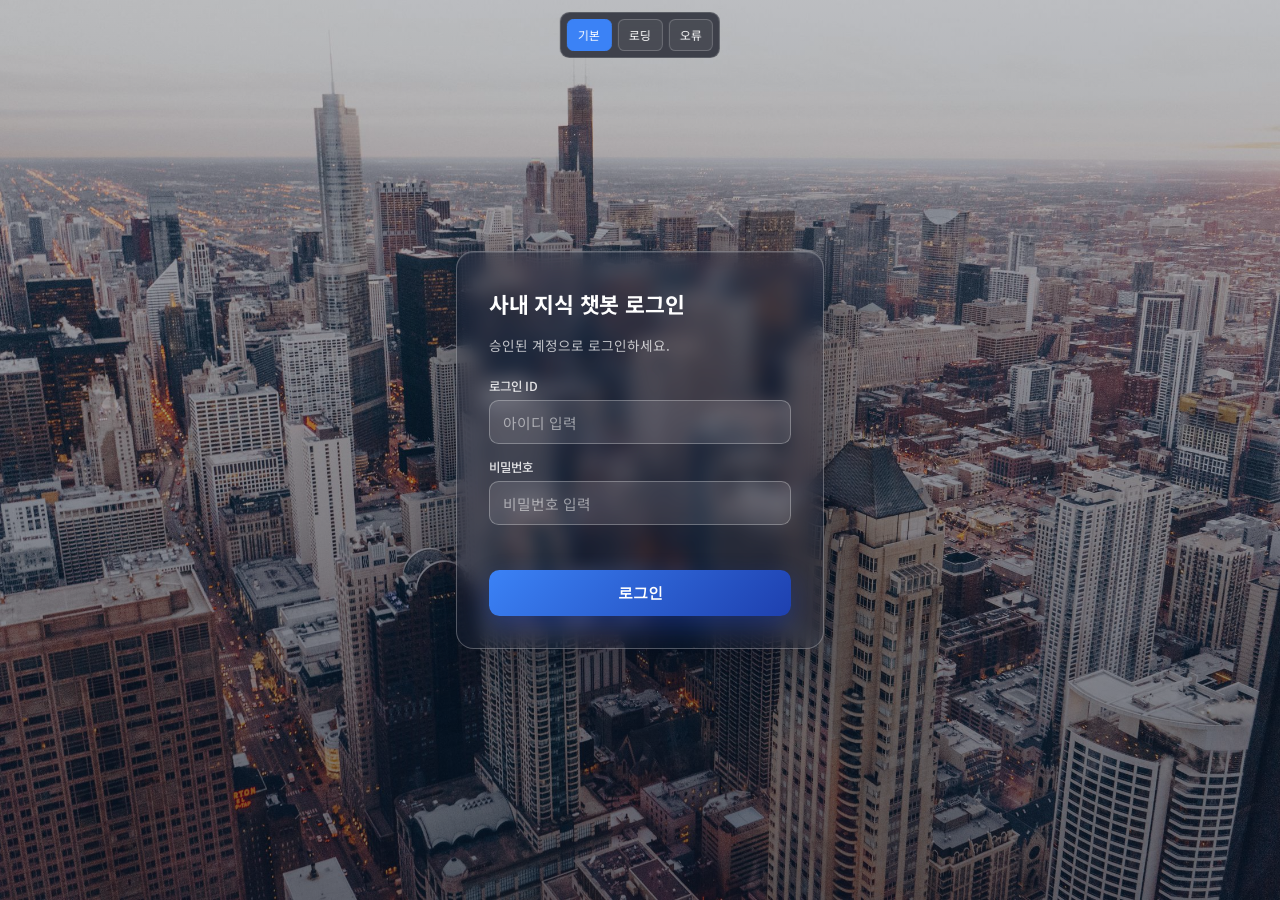
<file: ui_preview/20260825-login-redesign.html>
<!doctype html>
<html lang="ko">
<head>
<meta charset="utf-8">
<title>[시안] 로그인 화면 리디자인</title>
<meta name="viewport" content="width=device-width, initial-scale=1">
<!--
  시안 전용: Google Fonts CDN을 씁니다. 실제 이식 시에는 CLAUDE.md의
  "외부 CDN 금지" 규칙에 따라 Noto Sans KR을 self-host 해야 합니다.
  (django_app/web/static/web/fonts/ 에 woff2 저장 + @font-face 로컬 참조)
-->
<link rel="preconnect" href="https://fonts.googleapis.com">
<link rel="preconnect" href="https://fonts.gstatic.com" crossorigin>
<link href="https://fonts.googleapis.com/css2?family=Noto+Sans+KR:wght@400;500;700&display=swap" rel="stylesheet">
<style>
  :root {
    /* 기존 style.css 토큰 그대로 가져옴 */
    --ink: #172033;
    --muted: #667085;
    --line: #d1d5db;
    --canvas: #f3f4f6;
    --surface: #ffffff;
    --blue: #3b82f6;
    --blue-dark: #1e40af;
    --blue-soft: #eff6ff;
    --danger: #b42318;
    --danger-bg: #fef3f2;
  }
  * { box-sizing: border-box; }
  html, body { margin: 0; height: 100%; overflow-x: hidden; }
  body {
    font-family: "Noto Sans KR", "Malgun Gothic", system-ui, sans-serif;
    color: var(--ink);
  }

  /* 실제 첨부 도시 야경 사진. ui_preview/assets/city-bg-2400.jpg
     (원본 StockSnap_QQXLXMX04M.jpg, 6000x3937 23.8MB를 2400px/78%로
     리사이즈·압축한 미리보기용 사본. 이식 시 별도 최적화 필요) */
  .login-screen {
    position: relative;
    min-height: 100dvh;
    display: grid;
    place-items: center;
    padding: 1.25rem;
    overflow: hidden;
    background: #10192e url('assets/city-bg-2400.jpg') center 38% / cover no-repeat;
  }
  .login-screen::before {
    /* 사진 위 어두운 오버레이. 카드 대비와 가독성 확보용 */
    content: "";
    position: absolute; inset: 0;
    background: linear-gradient(180deg, rgba(8,14,28,.25) 0%, rgba(8,14,28,.55) 100%);
  }

  /* 중앙 blur 카드 (glassmorphism) — 두 번째 첨부(산 배경 로그인) 참고 */
  .login-card {
    position: relative;
    z-index: 2;
    width: min(100%, 23rem);
    padding: 2.25rem 2rem 2rem;
    display: grid;
    gap: .85rem;
    border-radius: 1.1rem;
    border: 1px solid rgba(255,255,255,.28);
    background: rgba(20, 28, 46, .38);
    backdrop-filter: blur(9px) saturate(140%);
    -webkit-backdrop-filter: blur(9px) saturate(140%);
    box-shadow: 0 24px 60px rgba(4, 10, 26, .45), inset 0 1px 0 rgba(255,255,255,.12);
    color: #fff;
  }
  .login-card h1 {
    margin: 0 0 .15rem;
    font-size: 1.35rem;
    font-weight: 700;
    letter-spacing: -.01em;
  }
  .login-card .sub {
    margin: 0 0 .5rem;
    color: rgba(255,255,255,.72);
    font-size: .85rem;
  }
  .field { display: grid; gap: .35rem; }
  .field label {
    font-size: .78rem;
    font-weight: 500;
    color: rgba(255,255,255,.85);
  }
  .field input {
    min-height: 2.75rem;
    border-radius: .6rem;
    border: 1px solid rgba(255,255,255,.28);
    background: rgba(255,255,255,.1);
    padding: .55rem .8rem;
    color: #fff;
    font: inherit;
    font-size: .92rem;
  }
  .field input::placeholder { color: rgba(255,255,255,.5); }
  .field input:focus-visible {
    outline: 2px solid #7ab8ff;
    outline-offset: 1px;
    background: rgba(255,255,255,.16);
  }
  .login-error {
    min-height: 1.1rem;
    margin: 0;
    font-size: .82rem;
    color: #ffd7d2;
  }

  .submit-btn {
    min-height: 2.85rem;
    border: 0; border-radius: .65rem;
    background: linear-gradient(135deg, #3b82f6, #1e40af);
    color: #fff; font-weight: 700; font-size: .95rem;
    cursor: pointer;
    box-shadow: 0 10px 24px rgba(30, 64, 175, .45);
  }
  .submit-btn:hover { filter: brightness(1.06); }
  .submit-btn:disabled { opacity: .6; cursor: progress; }

  /* 상태 전환 데모 컨트롤 (시안 전용 UI, 실 화면에는 없음) */
  .demo-bar {
    position: fixed; top: 12px; left: 50%; transform: translateX(-50%);
    z-index: 10;
    display: flex; flex-wrap: wrap; justify-content: center; gap: 6px; padding: 6px;
    max-width: calc(100vw - 24px);
    background: rgba(10,14,26,.7); backdrop-filter: blur(8px);
    border-radius: .6rem; border: 1px solid rgba(255,255,255,.15);
  }
  .demo-bar button {
    font: inherit; font-size: .74rem; padding: .4rem .65rem;
    border-radius: .4rem; border: 1px solid rgba(255,255,255,.2);
    background: rgba(255,255,255,.06); color: #fff; cursor: pointer;
  }
  .demo-bar button.active { background: #3b82f6; border-color: #3b82f6; }
  .demo-note {
    position: fixed; bottom: 10px; left: 50%; transform: translateX(-50%);
    z-index: 10; color: rgba(255,255,255,.55); font-size: .72rem; text-align: center;
    max-width: 90%;
  }

  @media (max-width: 480px) {
    .login-card { padding: 1.9rem 1.5rem 1.7rem; }
  }
</style>
</head>
<body>

<div class="demo-bar" role="group" aria-label="시안 상태 전환 (실 화면에는 없음)">
  <button type="button" data-state="default" class="active">기본</button>
  <button type="button" data-state="loading">로딩</button>
  <button type="button" data-state="error">오류</button>
</div>

<section class="login-screen">
  <form class="login-card" id="login-form" aria-labelledby="login-title">
    <h1 id="login-title">사내 지식 챗봇 로그인</h1>
    <p class="sub">승인된 계정으로 로그인하세요.</p>

    <div class="field">
      <label for="username">로그인 ID</label>
      <input id="username" name="username" autocomplete="username" placeholder="아이디 입력" required maxlength="128">
    </div>
    <div class="field">
      <label for="password">비밀번호</label>
      <input id="password" name="password" type="password" autocomplete="current-password" placeholder="비밀번호 입력" required maxlength="256">
    </div>

    <p id="login-error" class="login-error" role="alert" aria-live="polite"></p>

    <button id="login-button" class="submit-btn" type="submit">로그인</button>
  </form>
</section>

<script>
  // 상태 데모 전환
  const form = document.getElementById('login-form');
  const btn = document.getElementById('login-button');
  const err = document.getElementById('login-error');
  const buttons = document.querySelectorAll('.demo-bar button');
  buttons.forEach(b => b.addEventListener('click', () => {
    buttons.forEach(x => x.classList.remove('active'));
    b.classList.add('active');
    const state = b.dataset.state;
    if (state === 'default') {
      btn.disabled = false; btn.textContent = '로그인'; err.textContent = '';
    } else if (state === 'loading') {
      btn.disabled = true; btn.textContent = '로그인 중…'; err.textContent = '';
    } else if (state === 'error') {
      btn.disabled = false; btn.textContent = '로그인';
      err.textContent = '아이디 또는 비밀번호가 올바르지 않습니다.';
    }
  }));

  form.addEventListener('submit', e => e.preventDefault());
</script>
</body>
</html>
</file>
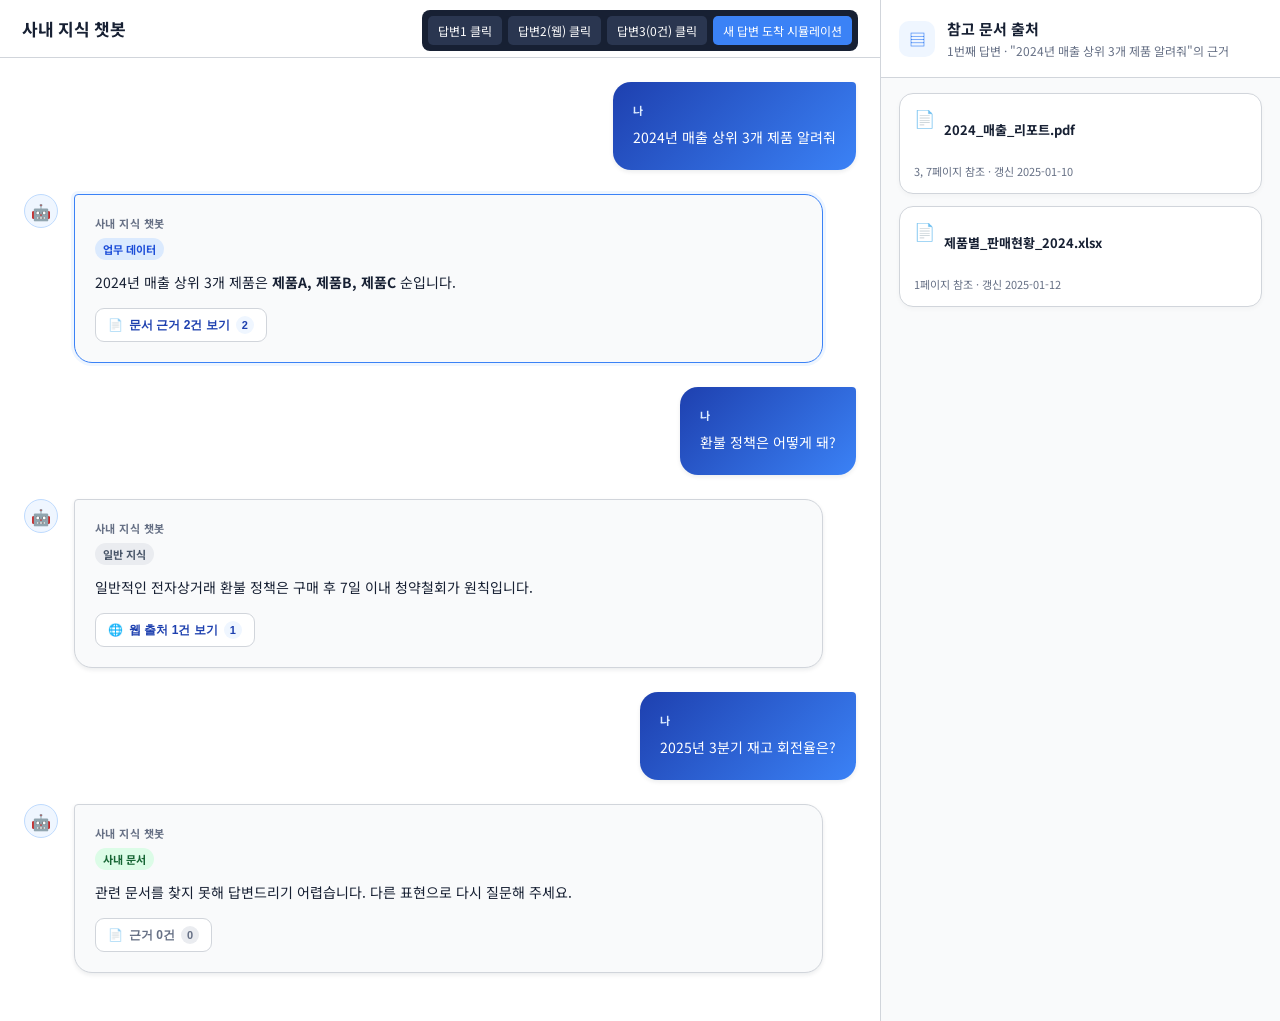
<file: ui_preview/20260826-answer-sources.html>
<!doctype html>
<html lang="ko">
<head>
<meta charset="utf-8">
<title>[시안] 답변별 출처 연결</title>
<meta name="viewport" content="width=device-width, initial-scale=1">
<!-- 시안 전용 CDN. 실제 이식 시 self-host된 fonts/noto-sans-kr.css를 쓴다 -->
<link rel="preconnect" href="https://fonts.googleapis.com">
<link rel="preconnect" href="https://fonts.gstatic.com" crossorigin>
<link href="https://fonts.googleapis.com/css2?family=Noto+Sans+KR:wght@400;700&display=swap" rel="stylesheet">
<style>
  :root {
    --ink: #172033; --muted: #667085; --line: #d1d5db; --canvas: #f3f4f6;
    --surface: #ffffff; --soft: #f8fafc; --blue: #3b82f6; --blue-dark: #1e40af;
    --blue-soft: #eff6ff; --danger: #b42318; --danger-bg: #fef3f2;
    font-family: "Noto Sans KR", "Malgun Gothic", system-ui, sans-serif;
  }
  * { box-sizing: border-box; }
  body { margin: 0; background: var(--canvas); color: var(--ink); }
  h1, h2, p { margin: 0; }

  .app-shell { min-height: 100vh; display: grid; grid-template-columns: minmax(0, 1fr) 400px; }
  .chat-panel { min-width: 0; display: flex; flex-direction: column; background: var(--surface); }
  .app-header { display: flex; align-items: center; justify-content: space-between; padding: 16px 22px; border-bottom: 1px solid var(--line); }
  .app-header h1 { font-size: 17px; letter-spacing: -.02em; }
  .messages { flex: 1; overflow-y: auto; padding: 24px; }

  .msg-row { display: flex; width: 100%; gap: 16px; margin: 0 0 24px; }
  .msg-row.user { justify-content: flex-end; }
  .avatar { display: grid; place-items: center; width: 34px; height: 34px; flex: 0 0 auto; border: 1px solid #bfdbfe; border-radius: 50%; color: var(--blue); background: var(--blue-soft); font-size: 16px; }
  .msg { min-width: 0; max-width: 90%; padding: 20px; border: 1px solid var(--line); border-radius: 4px 18px 18px; background: #f9fafb; box-shadow: 0 2px 4px rgba(16,24,40,.08); }
  .msg-row.assistant .msg { width: 90%; }
  .msg-row.user .msg { border: 0; border-radius: 18px 4px 18px 18px; color: #fff; background: linear-gradient(135deg, var(--blue-dark), #3b82f6); max-width: 80%; }
  .msg-label { display: block; margin-bottom: 7px; color: var(--muted); font-size: 11px; font-weight: 700; letter-spacing: .04em; }
  .msg-row.user .msg-label { color: #dbeafe; }
  .answer { overflow-wrap: anywhere; font-size: 14px; line-height: 1.75; }
  .meta { display: flex; flex-wrap: wrap; gap: 6px; margin-bottom: 10px; }
  .badge { display: inline-flex; align-items: center; min-height: 22px; padding: 3px 8px; border-radius: 999px; font-size: 11px; font-weight: 700; }
  .badge-DOCUMENT { color: #166534; background: #dcfce7; }
  .badge-DATABASE { color: #1d4ed8; background: #dbeafe; }
  .badge-BOTH { color: #9a3412; background: #ffedd5; }
  .badge-GENERAL { color: #475467; background: #eaecf0; }
  .badge-cached { color: #9a6700; background: #fef0c7; }

  /* --- 신규: 출처 칩 --- */
  .source-chip {
    display: inline-flex; align-items: center; gap: 6px;
    margin-top: 14px; padding: 7px 12px;
    border: 1px solid var(--line); border-radius: 9px;
    background: #fff; color: var(--blue-dark);
    font-size: 12px; font-weight: 700; cursor: pointer;
  }
  .source-chip:hover, .source-chip:focus-visible { background: var(--blue-soft); border-color: #bfdbfe; outline: none; }
  .source-chip.is-empty { color: var(--muted); }
  .source-chip .count { display: inline-flex; align-items: center; justify-content: center; min-width: 18px; height: 18px; padding: 0 5px; border-radius: 999px; background: var(--blue-soft); color: var(--blue-dark); font-size: 11px; }
  .source-chip.is-empty .count { background: #eaecf0; color: var(--muted); }

  /* 패널에서 선택된 답변 강조 */
  .msg-row.assistant.is-selected .msg { border-color: var(--blue); box-shadow: 0 0 0 3px var(--blue-soft); }

  /* --- 출처 패널 --- */
  .sources-panel { min-height: 100vh; overflow: hidden; border-left: 1px solid var(--line); background: #f9fafb; display: flex; flex-direction: column; }
  .sources-header { padding: 18px; border-bottom: 1px solid var(--line); background: rgba(255,255,255,.96); }
  .sources-heading { display: flex; align-items: center; gap: 12px; }
  .sources-mark { display: grid; place-items: center; width: 36px; height: 36px; border-radius: 10px; color: var(--blue); background: var(--blue-soft); font-size: 17px; }
  .sources-header h2 { font-size: 15px; }
  .sources-context { margin-top: 3px; color: var(--muted); font-size: 12px; }

  .jump-banner {
    display: none; align-items: center; justify-content: space-between; gap: 10px;
    margin: 12px 18px 0; padding: 10px 12px;
    border: 1px solid #bfdbfe; border-radius: 10px;
    background: var(--blue-soft); color: var(--blue-dark); font-size: 12px;
  }
  .jump-banner.is-visible { display: flex; }
  .jump-banner button { border: 0; border-radius: 7px; padding: 6px 10px; background: var(--blue); color: #fff; font-size: 12px; font-weight: 700; cursor: pointer; }
  .jump-banner button:hover { background: var(--blue-dark); }

  .sources-list { flex: 1; overflow-y: auto; padding: 15px 18px; }
  .source-empty { display: grid; place-items: center; min-height: 250px; padding: 28px; color: var(--muted); text-align: center; font-size: 13px; line-height: 1.6; }
  .source-empty span { margin-bottom: 12px; color: #98a2b3; font-size: 26px; }
  .source-card { margin-bottom: 12px; overflow: hidden; border: 1px solid var(--line); border-radius: 14px; background: #fff; box-shadow: 0 2px 5px rgba(16,24,40,.03); }
  .source-card-main { padding: 14px; }
  .source-title-row { display: flex; align-items: start; gap: 9px; }
  .source-icon { color: var(--blue); font-size: 17px; line-height: 1.2; }
  .source-title { flex: 1; overflow-wrap: anywhere; font-size: 13px; line-height: 1.45; }
  .source-meta { margin-top: 10px; color: var(--muted); font-size: 11px; }

  /* 데모 컨트롤 (시안 전용) */
  .demo-bar { position: fixed; top: 10px; left: 50%; transform: translateX(-50%); z-index: 10; display: flex; gap: 6px; padding: 6px; background: #172033; border-radius: 8px; }
  .demo-bar button { font: inherit; font-size: 12px; padding: 6px 10px; border-radius: 5px; border: 0; background: #2a3650; color: #fff; cursor: pointer; }
  .demo-bar button.active { background: var(--blue); }
</style>
</head>
<body>

<div class="demo-bar">
  <button type="button" data-demo="select1">답변1 클릭</button>
  <button type="button" data-demo="select2">답변2(웹) 클릭</button>
  <button type="button" data-demo="select3">답변3(0건) 클릭</button>
  <button type="button" data-demo="newarrive" class="active">새 답변 도착 시뮬레이션</button>
</div>

<div class="app-shell">
  <main class="chat-panel">
    <header class="app-header"><h1>사내 지식 챗봇</h1></header>
    <section class="messages" id="messages">

      <div class="msg-row user"><div class="msg"><span class="msg-label">나</span><div class="answer">2024년 매출 상위 3개 제품 알려줘</div></div></div>
      <div class="msg-row assistant" data-answer-id="a1">
        <span class="avatar">🤖</span>
        <div class="msg">
          <span class="msg-label">사내 지식 챗봇</span>
          <div class="meta"><span class="badge badge-DATABASE">업무 데이터</span></div>
          <div class="answer">2024년 매출 상위 3개 제품은 <strong>제품A, 제품B, 제품C</strong> 순입니다.</div>
          <button class="source-chip" data-target="a1">📄 <span>문서 근거 2건 보기</span><span class="count">2</span></button>
        </div>
      </div>

      <div class="msg-row user"><div class="msg"><span class="msg-label">나</span><div class="answer">환불 정책은 어떻게 돼?</div></div></div>
      <div class="msg-row assistant" data-answer-id="a2">
        <span class="avatar">🤖</span>
        <div class="msg">
          <span class="msg-label">사내 지식 챗봇</span>
          <div class="meta"><span class="badge badge-GENERAL">일반 지식</span></div>
          <div class="answer">일반적인 전자상거래 환불 정책은 구매 후 7일 이내 청약철회가 원칙입니다.</div>
          <button class="source-chip" data-target="a2">🌐 <span>웹 출처 1건 보기</span><span class="count">1</span></button>
        </div>
      </div>

      <div class="msg-row user"><div class="msg"><span class="msg-label">나</span><div class="answer">2025년 3분기 재고 회전율은?</div></div></div>
      <div class="msg-row assistant" data-answer-id="a3">
        <span class="avatar">🤖</span>
        <div class="msg">
          <span class="msg-label">사내 지식 챗봇</span>
          <div class="meta"><span class="badge badge-DOCUMENT">사내 문서</span></div>
          <div class="answer">관련 문서를 찾지 못해 답변드리기 어렵습니다. 다른 표현으로 다시 질문해 주세요.</div>
          <button class="source-chip is-empty" data-target="a3">📄 <span>근거 0건</span><span class="count">0</span></button>
        </div>
      </div>

    </section>
  </main>

  <aside class="sources-panel">
    <header class="sources-header">
      <div class="sources-heading">
        <span class="sources-mark">▤</span>
        <div>
          <h2>참고 문서 출처</h2>
          <p class="sources-context" id="sources-context">문서 검색 결과가 여기에 표시됩니다</p>
        </div>
      </div>
    </header>
    <div class="jump-banner" id="jump-banner">
      <span>새 답변의 근거가 준비됐습니다.</span>
      <button type="button" id="jump-button">새 답변의 근거 보기</button>
    </div>
    <div class="sources-list" id="sources-list">
      <div class="source-empty"><span>▤</span><p>답변의 출처 칩을 눌러 근거 문서를 확인하세요.</p></div>
    </div>
  </aside>
</div>

<script>
  // ---- 더미 출처 데이터 (실제로는 서버 응답의 sources를 답변 id별로 저장) ----
  const SOURCES = {
    a1: {
      question: '2024년 매출 상위 3개 제품 알려줘', index: 1,
      html: `
        <article class="source-card"><div class="source-card-main">
          <div class="source-title-row"><span class="source-icon">📄</span><h3 class="source-title">2024_매출_리포트.pdf</h3></div>
          <p class="source-meta">3, 7페이지 참조 · 갱신 2025-01-10</p>
        </div></article>
        <article class="source-card"><div class="source-card-main">
          <div class="source-title-row"><span class="source-icon">📄</span><h3 class="source-title">제품별_판매현황_2024.xlsx</h3></div>
          <p class="source-meta">1페이지 참조 · 갱신 2025-01-12</p>
        </div></article>`
    },
    a2: {
      question: '환불 정책은 어떻게 돼?', index: 2,
      html: `
        <article class="source-card"><div class="source-card-main">
          <div class="source-title-row"><span class="source-icon">🌐</span><h3 class="source-title">전자상거래 소비자보호법 안내 - 공정거래위원회</h3></div>
          <p class="source-meta"><a href="#" onclick="return false">ftc.go.kr/...</a></p>
        </div></article>`
    },
    a3: {
      question: '2025년 3분기 재고 회전율은?', index: 3,
      html: `<div class="source-empty"><span>▤</span><p>관련 문서를 찾지 못했습니다. 다른 표현으로 다시 질문해 주세요.</p></div>`
    }
  };

  let selectedId = null;
  let latestId = 'a3'; // 지금 화면에 보이는 마지막 답변

  const context = document.getElementById('sources-context');
  const list = document.getElementById('sources-list');
  const banner = document.getElementById('jump-banner');
  const jumpButton = document.getElementById('jump-button');

  function selectAnswer(id) {
    selectedId = id;
    document.querySelectorAll('.msg-row.assistant').forEach(row => {
      row.classList.toggle('is-selected', row.dataset.answerId === id);
    });
    const data = SOURCES[id];
    context.textContent = `${data.index}번째 답변 · "${data.question}"의 근거`;
    list.innerHTML = data.html;
    // 최신 답변을 보고 있으면 배너를 숨긴다
    if (id === latestId) banner.classList.remove('is-visible');
  }

  document.querySelectorAll('.source-chip').forEach(chip => {
    chip.addEventListener('click', () => selectAnswer(chip.dataset.target));
  });

  jumpButton.addEventListener('click', () => selectAnswer(latestId));

  // ---- 데모 컨트롤 ----
  document.querySelector('[data-demo="select1"]').addEventListener('click', () => selectAnswer('a1'));
  document.querySelector('[data-demo="select2"]').addEventListener('click', () => selectAnswer('a2'));
  document.querySelector('[data-demo="select3"]').addEventListener('click', () => selectAnswer('a3'));
  document.querySelector('[data-demo="newarrive"]').addEventListener('click', () => {
    // "과거 답변을 보고 있는데 새 답변이 도착" 상황을 재현
    selectAnswer('a1');
    window.setTimeout(() => {
      if (selectedId !== latestId) banner.classList.add('is-visible');
    }, 400);
  });

  selectAnswer('a1');
</script>
</body>
</html>
</file>
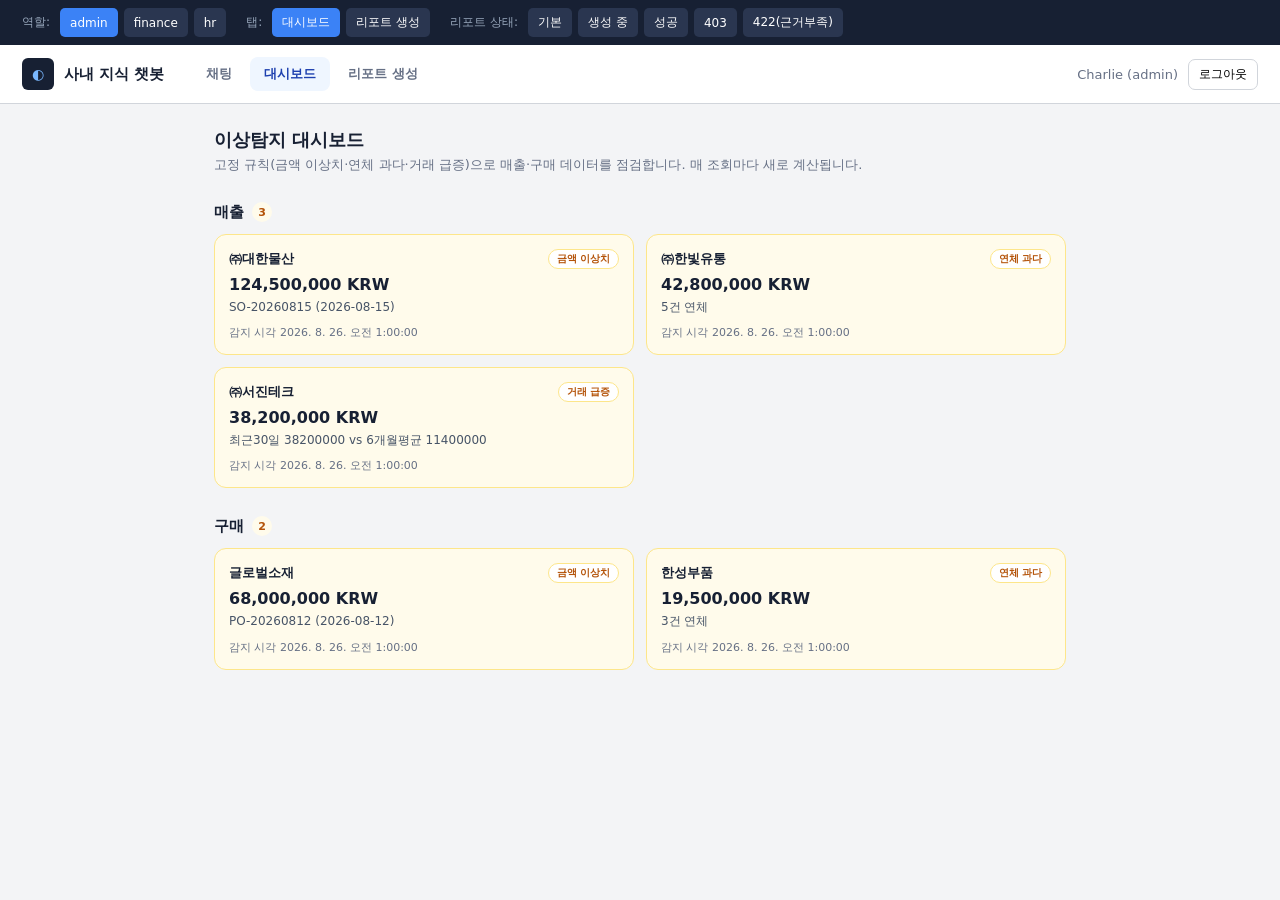
<file: ui_preview/20260826-dashboard-report-v2.html>
<!doctype html>
<html lang="ko">
<head>
<meta charset="utf-8">
<title>[시안] 실제 API 반영 — 대시보드 + 리포트 생성</title>
<meta name="viewport" content="width=device-width, initial-scale=1">
<style>
  :root {
    --ink: #172033; --muted: #667085; --line: #d1d5db; --canvas: #f3f4f6;
    --surface: #ffffff; --soft: #f8fafc; --blue: #3b82f6; --blue-dark: #1e40af;
    --blue-soft: #eff6ff; --danger: #b42318; --danger-bg: #fef3f2;
    --warn: #b45309; --warn-bg: #fffbeb; --warn-line: #fde68a;
    font-family: "Malgun Gothic", system-ui, sans-serif;
  }
  * { box-sizing: border-box; }
  html, body { height: 100%; margin: 0; }
  body { overflow: hidden; display: flex; flex-direction: column; background: var(--canvas); color: var(--ink); }
  h1, h2, h3, p { margin: 0; }

  .top-header { display: flex; align-items: center; gap: 20px; flex: 0 0 auto; padding: 12px 22px; border-bottom: 1px solid var(--line); background: #fff; }
  .top-brand { display: flex; align-items: center; gap: 10px; margin-right: 8px; }
  .top-brand-mark { display: grid; place-items: center; width: 32px; height: 32px; border-radius: 6px; background: #172033; color: #7ab8ff; font-size: 14px; }
  .top-brand h1 { font-size: 15px; }
  .top-tabs { display: flex; gap: 4px; flex: 1; }
  .top-tab { display: inline-flex; align-items: center; padding: 8px 14px; border-radius: 8px; color: var(--muted); font-size: 13px; font-weight: 700; cursor: pointer; }
  .top-tab:hover { background: var(--soft); color: var(--ink); }
  .top-tab.is-active { color: var(--blue-dark); background: var(--blue-soft); }
  .top-user { display: flex; align-items: center; gap: 10px; font-size: 13px; color: var(--muted); }
  .top-user button { border: 1px solid var(--line); border-radius: 7px; padding: 6px 10px; background: #fff; font-size: 12px; cursor: pointer; }

  .demo-bar { display: flex; gap: 6px; padding: 8px 22px; background: #172033; flex: 0 0 auto; flex-wrap: wrap; }
  .demo-bar span { color: #94a3b8; font-size: 12px; align-self: center; margin-right: 4px; }
  .demo-bar button { font: inherit; font-size: 12px; padding: 6px 10px; border-radius: 5px; border: 0; background: #2a3650; color: #fff; cursor: pointer; }
  .demo-bar button.active { background: var(--blue); }

  .page-body { flex: 1; min-height: 0; overflow-y: auto; }
  .page { max-width: 900px; margin: 0 auto; padding: 24px; }
  .page-title { font-size: 18px; font-weight: 700; }
  .page-sub { margin-top: 4px; color: var(--muted); font-size: 13px; }

  /* --- 대시보드: 이상탐지 리스트 (KPI/추이 없음 — 실제 API에 데이터 없음) --- */
  .domain-section { margin-top: 28px; }
  .domain-title { display: flex; align-items: center; gap: 8px; font-size: 15px; font-weight: 700; }
  .domain-title .badge-count { display: inline-flex; align-items: center; justify-content: center; min-width: 20px; height: 20px; padding: 0 6px; border-radius: 999px; background: var(--warn-bg); color: var(--warn); font-size: 11px; font-weight: 700; }
  .anomaly-grid { display: grid; grid-template-columns: repeat(2, 1fr); gap: 12px; margin-top: 12px; }
  .anomaly-card { padding: 14px; border: 1px solid var(--warn-line); border-radius: 12px; background: var(--warn-bg); }
  .anomaly-head { display: flex; align-items: center; justify-content: space-between; gap: 8px; }
  .anomaly-type { flex: 0 0 auto; padding: 2px 8px; border-radius: 999px; font-size: 10px; font-weight: 700; color: var(--warn); background: #fff; border: 1px solid var(--warn-line); }
  .anomaly-entity { font-size: 13px; font-weight: 700; }
  .anomaly-amount { margin-top: 6px; font-size: 16px; font-weight: 700; color: var(--ink); }
  .anomaly-detail { margin-top: 4px; color: #475467; font-size: 12px; line-height: 1.6; }
  .anomaly-time { margin-top: 8px; color: var(--muted); font-size: 11px; }
  .empty-note { margin-top: 12px; padding: 14px; border: 1px dashed var(--line); border-radius: 10px; color: var(--muted); font-size: 13px; text-align: center; }

  .dashboard-empty-role { max-width: 480px; margin: 80px auto; text-align: center; color: var(--muted); }
  .dashboard-empty-role h2 { font-size: 16px; color: var(--ink); margin-bottom: 8px; }

  /* --- 리포트 생성 --- */
  .template-list { display: grid; gap: 10px; margin-top: 16px; }
  .template-card { display: flex; align-items: start; gap: 10px; padding: 14px; border: 1px solid var(--line); border-radius: 12px; background: #fff; cursor: pointer; }
  .template-card.is-selected { border-color: var(--blue); background: var(--blue-soft); }
  .template-card input { margin-top: 3px; }
  .template-name { font-size: 14px; font-weight: 700; }
  .template-desc { margin-top: 3px; color: var(--muted); font-size: 12px; line-height: 1.5; }

  .date-row { display: flex; gap: 12px; margin-top: 20px; }
  .date-field { display: grid; gap: 6px; }
  .date-field label { font-size: 12px; font-weight: 700; color: var(--muted); }
  .date-field input { border: 1px solid var(--line); border-radius: 8px; padding: 8px 10px; font: inherit; font-size: 13px; }

  .generate-button { margin-top: 20px; display: inline-flex; align-items: center; gap: 8px; border: 0; border-radius: 9px; padding: 11px 20px; background: var(--blue); color: #fff; font-weight: 700; font-size: 14px; cursor: pointer; }
  .generate-button:hover:not(:disabled) { background: var(--blue-dark); }
  .generate-button:disabled { opacity: .6; cursor: progress; }

  .report-status { margin-top: 16px; padding: 12px 14px; border-radius: 10px; font-size: 13px; display: none; }
  .report-status.is-visible { display: block; }
  .report-status.status-loading { background: var(--blue-soft); color: var(--blue-dark); }
  .report-status.status-success { background: #dcfce7; color: #166534; }
  .report-status.status-error { background: var(--danger-bg); color: var(--danger); }
</style>
</head>
<body>

<div class="demo-bar">
  <span>역할:</span>
  <button type="button" data-role="admin" class="active">admin</button>
  <button type="button" data-role="finance">finance</button>
  <button type="button" data-role="hr">hr</button>
  <span style="margin-left:14px">탭:</span>
  <button type="button" data-tab="dashboard" class="tab-demo active">대시보드</button>
  <button type="button" data-tab="report" class="tab-demo">리포트 생성</button>
  <span style="margin-left:14px">리포트 상태:</span>
  <button type="button" data-report="idle">기본</button>
  <button type="button" data-report="loading">생성 중</button>
  <button type="button" data-report="success">성공</button>
  <button type="button" data-report="error403">403</button>
  <button type="button" data-report="error422">422(근거부족)</button>
</div>

<header class="top-header">
  <div class="top-brand">
    <span class="top-brand-mark">◐</span>
    <h1>사내 지식 챗봇</h1>
  </div>
  <nav class="top-tabs" id="top-tabs">
    <a class="top-tab" data-tab="chat">채팅</a>
    <a class="top-tab" data-tab="dashboard" id="dashboard-tab-link">대시보드</a>
    <a class="top-tab" data-tab="report" id="report-tab-link">리포트 생성</a>
  </nav>
  <div class="top-user"><span id="current-user">Charlie (admin)</span><button type="button">로그아웃</button></div>
</header>

<div class="page-body" id="page-body"></div>

<script>
  const DASHBOARD_ROLES = ['admin', 'finance'];
  let currentRole = 'admin';
  let currentTab = 'dashboard';
  let reportState = 'idle';

  // 실제 GET /api/anomalies 응답 형태 그대로 (더미 값)
  const ANOMALIES = [
    { domain: 'sales', type: 'amount_outlier', entity: '㈜대한물산', amount: 124500000, detail: 'SO-20260815 (2026-08-15)', detected_at: '2026-08-26T01:00:00Z' },
    { domain: 'sales', type: 'overdue', entity: '㈜한빛유통', amount: 42800000, detail: '5건 연체', detected_at: '2026-08-26T01:00:00Z' },
    { domain: 'sales', type: 'spike', entity: '㈜서진테크', amount: 38200000, detail: '최근30일 38200000 vs 6개월평균 11400000', detected_at: '2026-08-26T01:00:00Z' },
    { domain: 'purchase', type: 'amount_outlier', entity: '글로벌소재', amount: 68000000, detail: 'PO-20260812 (2026-08-12)', detected_at: '2026-08-26T01:00:00Z' },
    { domain: 'purchase', type: 'overdue', entity: '한성부품', amount: 19500000, detail: '3건 연체', detected_at: '2026-08-26T01:00:00Z' },
  ];

  const TYPE_LABEL = { amount_outlier: '금액 이상치', overdue: '연체 과다', spike: '거래 급증' };
  const DOMAIN_LABEL = { sales: '매출', purchase: '구매' };

  const TEMPLATES = [
    { id: 'sales_monthly', name: '월간 매출 리포트', description: '매출 추이·고객별 순위·미수금 현황을 한 문서로 묶은 판매 리포트.' },
  ];

  const REPORT_MESSAGES = {
    loading: { cls: 'status-loading', text: '리포트를 생성하는 중입니다…' },
    success: { cls: 'status-success', text: '리포트 생성이 완료되어 다운로드를 시작합니다.' },
    error403: { cls: 'status-error', text: '요청한 데이터베이스에 접근할 권한이 없습니다.' },
    error422: { cls: 'status-error', text: '리포트를 만들기에 근거가 부족합니다.' },
  };

  function formatAmount(n) { return n.toLocaleString() + ' KRW'; }

  function renderTabs() {
    document.querySelectorAll('.top-tab').forEach(tab => {
      const restricted = tab.dataset.tab === 'dashboard' || tab.dataset.tab === 'report';
      tab.hidden = restricted && !DASHBOARD_ROLES.includes(currentRole);
      tab.classList.toggle('is-active', tab.dataset.tab === currentTab);
    });
    document.getElementById('current-user').textContent = `Charlie (${currentRole})`;
  }

  function anomalyCardHtml(a) {
    return `
    <div class="anomaly-card">
      <div class="anomaly-head">
        <span class="anomaly-entity">${a.entity}</span>
        <span class="anomaly-type">${TYPE_LABEL[a.type]}</span>
      </div>
      <div class="anomaly-amount">${formatAmount(a.amount)}</div>
      <div class="anomaly-detail">${a.detail}</div>
      <div class="anomaly-time">감지 시각 ${new Date(a.detected_at).toLocaleString('ko-KR')}</div>
    </div>`;
  }

  function renderDashboard() {
    if (!DASHBOARD_ROLES.includes(currentRole)) {
      return `<div class="dashboard-empty-role"><h2>대시보드에 접근할 수 없습니다</h2><p>이상탐지 데이터는 매출·구매 접근 권한이 있는 계정만 볼 수 있습니다.</p></div>`;
    }
    const salesRows = ANOMALIES.filter(a => a.domain === 'sales');
    const purchaseRows = ANOMALIES.filter(a => a.domain === 'purchase');
    const section = (label, rows) => `
      <section class="domain-section">
        <h3 class="domain-title">${label} <span class="badge-count">${rows.length}</span></h3>
        ${rows.length
          ? `<div class="anomaly-grid">${rows.map(anomalyCardHtml).join('')}</div>`
          : `<div class="empty-note">현재 감지된 이상 신호가 없습니다.</div>`}
      </section>`;
    return `
    <div class="page">
      <h2 class="page-title">이상탐지 대시보드</h2>
      <p class="page-sub">고정 규칙(금액 이상치·연체 과다·거래 급증)으로 매출·구매 데이터를 점검합니다. 매 조회마다 새로 계산됩니다.</p>
      ${section('매출', salesRows)}
      ${section('구매', purchaseRows)}
    </div>`;
  }

  function renderReport() {
    if (!DASHBOARD_ROLES.includes(currentRole)) {
      return `<div class="dashboard-empty-role"><h2>리포트 생성에 접근할 수 없습니다</h2><p>리포트는 매출·구매 접근 권한이 있는 계정만 만들 수 있습니다.</p></div>`;
    }
    const templatesHtml = TEMPLATES.map((t, i) => `
      <label class="template-card${i === 0 ? ' is-selected' : ''}">
        <input type="radio" name="template" value="${t.id}" ${i === 0 ? 'checked' : ''}>
        <div>
          <div class="template-name">${t.name}</div>
          <div class="template-desc">${t.description}</div>
        </div>
      </label>`).join('');
    const status = REPORT_MESSAGES[reportState];
    return `
    <div class="page">
      <h2 class="page-title">리포트 생성</h2>
      <p class="page-sub">템플릿과 조회 기간을 선택하면 .docx 문서로 만들어 바로 다운로드합니다.</p>
      <div class="template-list">${templatesHtml}</div>
      <div class="date-row">
        <div class="date-field"><label for="start-date">시작일</label><input type="date" id="start-date" value="2026-01-01"></div>
        <div class="date-field"><label for="end-date">종료일</label><input type="date" id="end-date" value="2026-08-25"></div>
      </div>
      <button type="button" class="generate-button" ${reportState === 'loading' ? 'disabled' : ''}>${reportState === 'loading' ? '생성 중…' : '리포트 생성'}</button>
      <div class="report-status ${status ? status.cls + ' is-visible' : ''}">${status ? status.text : ''}</div>
    </div>`;
  }

  function renderPage() {
    const body = document.getElementById('page-body');
    if (currentTab === 'dashboard') body.innerHTML = renderDashboard();
    else if (currentTab === 'report') body.innerHTML = renderReport();
    else body.innerHTML = `<div class="page"><p class="page-sub">(채팅 화면 — 기존 그대로)</p></div>`;
  }

  document.querySelectorAll('.demo-bar [data-role]').forEach(btn => {
    btn.addEventListener('click', () => {
      document.querySelectorAll('.demo-bar [data-role]').forEach(b => b.classList.remove('active'));
      btn.classList.add('active');
      currentRole = btn.dataset.role;
      if (!DASHBOARD_ROLES.includes(currentRole)) currentTab = 'chat';
      renderTabs(); renderPage();
    });
  });
  document.querySelectorAll('.tab-demo').forEach(btn => {
    btn.addEventListener('click', () => {
      document.querySelectorAll('.tab-demo').forEach(b => b.classList.remove('active'));
      btn.classList.add('active');
      currentTab = btn.dataset.tab;
      renderTabs(); renderPage();
    });
  });
  document.querySelectorAll('.demo-bar [data-report]').forEach(btn => {
    btn.addEventListener('click', () => {
      reportState = btn.dataset.report;
      renderPage();
    });
  });

  renderTabs();
  renderPage();
</script>
</body>
</html>
</file>
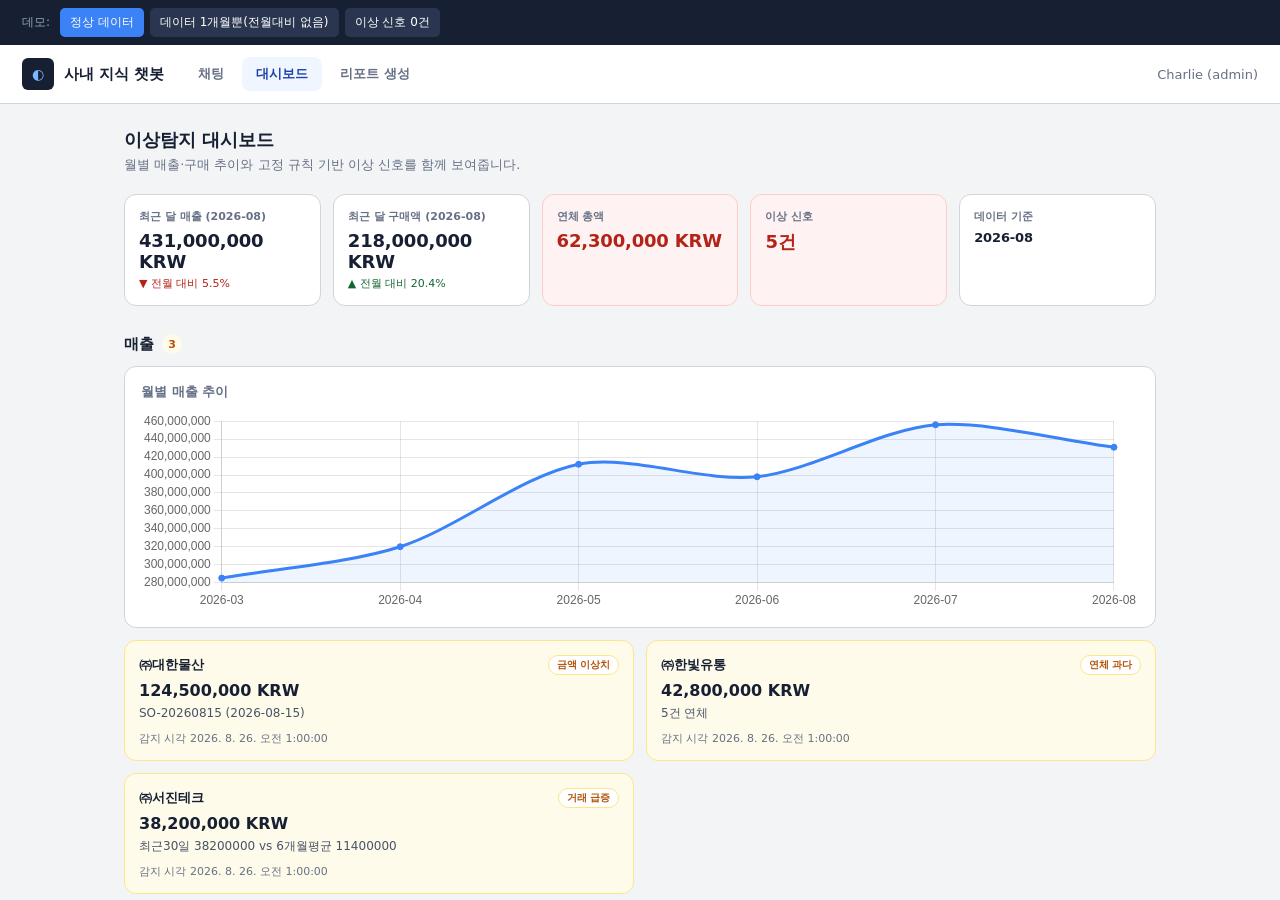
<file: ui_preview/20260826-dashboard-v3.html>
<!doctype html>
<html lang="ko">
<head>
<meta charset="utf-8">
<title>[시안] 대시보드 v3 — 월별 추이 + 이상탐지</title>
<meta name="viewport" content="width=device-width, initial-scale=1">
<script src="assets/chart.umd.min.js"></script>
<style>
  :root {
    --ink: #172033; --muted: #667085; --line: #d1d5db; --canvas: #f3f4f6;
    --surface: #ffffff; --soft: #f8fafc; --blue: #3b82f6; --blue-dark: #1e40af;
    --blue-soft: #eff6ff; --danger: #b42318; --danger-bg: #fef3f2;
    --warn: #b45309; --warn-bg: #fffbeb; --warn-line: #fde68a;
    font-family: "Malgun Gothic", system-ui, sans-serif;
  }
  * { box-sizing: border-box; }
  html, body { height: 100%; margin: 0; }
  body { overflow: hidden; display: flex; flex-direction: column; background: var(--canvas); color: var(--ink); }
  h1, h2, h3, p { margin: 0; }

  .top-header { display: flex; align-items: center; gap: 20px; flex: 0 0 auto; padding: 12px 22px; border-bottom: 1px solid var(--line); background: #fff; }
  .top-brand { display: flex; align-items: center; gap: 10px; }
  .top-brand-mark { display: grid; place-items: center; width: 32px; height: 32px; border-radius: 6px; background: #172033; color: #7ab8ff; font-size: 14px; }
  .top-brand h1 { font-size: 15px; }
  .top-tabs { display: flex; gap: 4px; flex: 1; }
  .top-tab { padding: 8px 14px; border-radius: 8px; color: var(--muted); font-size: 13px; font-weight: 700; cursor: pointer; }
  .top-tab.is-active { color: var(--blue-dark); background: var(--blue-soft); }
  .top-user { display: flex; align-items: center; gap: 10px; font-size: 13px; color: var(--muted); }

  .demo-bar { display: flex; gap: 6px; padding: 8px 22px; background: #172033; flex: 0 0 auto; flex-wrap: wrap; }
  .demo-bar span { color: #94a3b8; font-size: 12px; align-self: center; margin-right: 4px; }
  .demo-bar button { font: inherit; font-size: 12px; padding: 6px 10px; border-radius: 5px; border: 0; background: #2a3650; color: #fff; cursor: pointer; }
  .demo-bar button.active { background: var(--blue); }

  .page-body { flex: 1; min-height: 0; overflow-y: auto; }
  .dashboard { max-width: 1080px; margin: 0 auto; padding: 24px; }
  .dashboard-title { font-size: 18px; font-weight: 700; }
  .dashboard-sub { margin-top: 4px; color: var(--muted); font-size: 13px; }

  .kpi-row { display: grid; grid-template-columns: repeat(5, 1fr); gap: 12px; margin-top: 20px; }
  .kpi-card { padding: 14px; border: 1px solid var(--line); border-radius: 12px; background: #fff; }
  .kpi-label { color: var(--muted); font-size: 11px; font-weight: 700; }
  .kpi-value { margin-top: 6px; font-size: 18px; font-weight: 700; letter-spacing: -.01em; }
  .kpi-sub { margin-top: 4px; font-size: 11px; color: var(--muted); }
  .kpi-delta.up { color: #166534; }
  .kpi-delta.down { color: var(--danger); }
  .kpi-card.is-alert { border-color: #fecdca; background: var(--danger-bg); }
  .kpi-card.is-alert .kpi-value { color: var(--danger); }

  .domain-section { margin-top: 28px; }
  .domain-title { display: flex; align-items: center; gap: 8px; font-size: 15px; font-weight: 700; }
  .domain-title .badge-count { display: inline-flex; align-items: center; justify-content: center; min-width: 20px; height: 20px; padding: 0 6px; border-radius: 999px; background: var(--warn-bg); color: var(--warn); font-size: 11px; font-weight: 700; }

  .trend-chart-card { margin-top: 12px; padding: 16px; border: 1px solid var(--line); border-radius: 12px; background: #fff; }
  .trend-chart-title { font-size: 13px; font-weight: 700; color: var(--muted); margin-bottom: 10px; }
  .trend-chart-box { height: 200px; }

  .anomaly-grid { display: grid; grid-template-columns: repeat(2, 1fr); gap: 12px; margin-top: 12px; }
  .anomaly-card { padding: 14px; border: 1px solid var(--warn-line); border-radius: 12px; background: var(--warn-bg); }
  .anomaly-head { display: flex; align-items: center; justify-content: space-between; gap: 8px; }
  .anomaly-type { flex: 0 0 auto; padding: 2px 8px; border-radius: 999px; font-size: 10px; font-weight: 700; color: var(--warn); background: #fff; border: 1px solid var(--warn-line); }
  .anomaly-entity { font-size: 13px; font-weight: 700; }
  .anomaly-amount { margin-top: 6px; font-size: 16px; font-weight: 700; }
  .anomaly-detail { margin-top: 4px; color: #475467; font-size: 12px; line-height: 1.6; }
  .anomaly-time { margin-top: 8px; color: var(--muted); font-size: 11px; }
  .empty-note { margin-top: 12px; padding: 14px; border: 1px dashed var(--line); border-radius: 10px; color: var(--muted); font-size: 13px; text-align: center; }

  .note-banner { margin-top: 16px; padding: 10px 14px; border: 1px solid var(--warn-line); background: var(--warn-bg); color: var(--warn); border-radius: 10px; font-size: 12px; }
</style>
</head>
<body>

<div class="demo-bar">
  <span>데모:</span>
  <button type="button" data-scenario="normal" class="active">정상 데이터</button>
  <button type="button" data-scenario="onemonth">데이터 1개월뿐(전월대비 없음)</button>
  <button type="button" data-scenario="empty">이상 신호 0건</button>
</div>

<header class="top-header">
  <div class="top-brand"><span class="top-brand-mark">◐</span><h1>사내 지식 챗봇</h1></div>
  <nav class="top-tabs"><a class="top-tab">채팅</a><a class="top-tab is-active">대시보드</a><a class="top-tab">리포트 생성</a></nav>
  <div class="top-user">Charlie (admin)</div>
</header>

<div class="page-body" id="page-body"></div>

<script>
  // 실제 API 응답 형태 그대로 (더미 값)
  const SCENARIOS = {
    normal: {
      trends: {
        sales: [
          { month: '2026-03', amount: 285000000 }, { month: '2026-04', amount: 320000000 },
          { month: '2026-05', amount: 412000000 }, { month: '2026-06', amount: 398000000 },
          { month: '2026-07', amount: 456000000 }, { month: '2026-08', amount: 431000000 },
        ],
        purchase: [
          { month: '2026-03', amount: 152000000 }, { month: '2026-04', amount: 168000000 },
          { month: '2026-05', amount: 159000000 }, { month: '2026-06', amount: 174000000 },
          { month: '2026-07', amount: 181000000 }, { month: '2026-08', amount: 218000000 },
        ],
      },
      anomalies: [
        { domain: 'sales', type: 'amount_outlier', entity: '㈜대한물산', amount: 124500000, detail: 'SO-20260815 (2026-08-15)', detected_at: '2026-08-26T01:00:00Z' },
        { domain: 'sales', type: 'overdue', entity: '㈜한빛유통', amount: 42800000, detail: '5건 연체', detected_at: '2026-08-26T01:00:00Z' },
        { domain: 'sales', type: 'spike', entity: '㈜서진테크', amount: 38200000, detail: '최근30일 38200000 vs 6개월평균 11400000', detected_at: '2026-08-26T01:00:00Z' },
        { domain: 'purchase', type: 'amount_outlier', entity: '글로벌소재', amount: 68000000, detail: 'PO-20260812 (2026-08-12)', detected_at: '2026-08-26T01:00:00Z' },
        { domain: 'purchase', type: 'overdue', entity: '한성부품', amount: 19500000, detail: '3건 연체', detected_at: '2026-08-26T01:00:00Z' },
      ],
    },
    onemonth: {
      trends: { sales: [{ month: '2026-08', amount: 431000000 }], purchase: [{ month: '2026-08', amount: 218000000 }] },
      anomalies: [],
    },
    empty: {
      trends: {
        sales: [{ month: '2026-07', amount: 456000000 }, { month: '2026-08', amount: 431000000 }],
        purchase: [{ month: '2026-07', amount: 181000000 }, { month: '2026-08', amount: 218000000 }],
      },
      anomalies: [],
    },
  };

  const TYPE_LABEL = { amount_outlier: '금액 이상치', overdue: '연체 과다', spike: '거래 급증' };
  let charts = {};

  function formatAmount(n) { return n.toLocaleString() + ' KRW'; }

  function kpiHtml(trends, anomalies) {
    const lastOf = arr => arr.length ? arr[arr.length - 1] : null;
    const prevOf = arr => arr.length >= 2 ? arr[arr.length - 2] : null;
    const deltaHtml = (arr) => {
      const last = lastOf(arr), prev = prevOf(arr);
      if (!last || !prev || prev.amount === 0) return `<div class="kpi-sub">전월 비교 불가</div>`;
      const pct = ((last.amount - prev.amount) / Math.abs(prev.amount)) * 100;
      const cls = pct >= 0 ? 'up' : 'down';
      const arrow = pct >= 0 ? '▲' : '▼';
      return `<div class="kpi-sub kpi-delta ${cls}">${arrow} 전월 대비 ${Math.abs(pct).toFixed(1)}%</div>`;
    };
    const salesLast = lastOf(trends.sales);
    const purchaseLast = lastOf(trends.purchase);
    const overdueTotal = anomalies.filter(a => a.type === 'overdue').reduce((s, a) => s + a.amount, 0);

    return `
    <div class="kpi-card">
      <div class="kpi-label">최근 달 매출${salesLast ? ` (${salesLast.month})` : ''}</div>
      <div class="kpi-value">${salesLast ? formatAmount(salesLast.amount) : '데이터 없음'}</div>
      ${salesLast ? deltaHtml(trends.sales) : ''}
    </div>
    <div class="kpi-card">
      <div class="kpi-label">최근 달 구매액${purchaseLast ? ` (${purchaseLast.month})` : ''}</div>
      <div class="kpi-value">${purchaseLast ? formatAmount(purchaseLast.amount) : '데이터 없음'}</div>
      ${purchaseLast ? deltaHtml(trends.purchase) : ''}
    </div>
    <div class="kpi-card${overdueTotal > 0 ? ' is-alert' : ''}">
      <div class="kpi-label">연체 총액</div>
      <div class="kpi-value">${overdueTotal > 0 ? formatAmount(overdueTotal) : '연체 없음'}</div>
    </div>
    <div class="kpi-card${anomalies.length ? ' is-alert' : ''}">
      <div class="kpi-label">이상 신호</div>
      <div class="kpi-value">${anomalies.length}건</div>
    </div>
    <div class="kpi-card">
      <div class="kpi-label">데이터 기준</div>
      <div class="kpi-value" style="font-size:13px">${salesLast?.month || purchaseLast?.month || '-'}</div>
    </div>`;
  }

  function anomalyCardHtml(a) {
    return `
    <div class="anomaly-card">
      <div class="anomaly-head"><span class="anomaly-entity">${a.entity}</span><span class="anomaly-type">${TYPE_LABEL[a.type]}</span></div>
      <div class="anomaly-amount">${formatAmount(a.amount)}</div>
      <div class="anomaly-detail">${a.detail}</div>
      <div class="anomaly-time">감지 시각 ${new Date(a.detected_at).toLocaleString('ko-KR')}</div>
    </div>`;
  }

  function drawTrend(canvasId, points) {
    const canvas = document.getElementById(canvasId);
    if (!canvas) return;
    if (charts[canvasId]) charts[canvasId].destroy();
    charts[canvasId] = new Chart(canvas, {
      type: 'line',
      data: { labels: points.map(p => p.month), datasets: [{ data: points.map(p => p.amount), borderColor: '#3b82f6', backgroundColor: 'rgba(59,130,246,.08)', pointBackgroundColor: '#3b82f6', pointRadius: 3, tension: .3, fill: true }] },
      options: { responsive: true, maintainAspectRatio: false, plugins: { legend: { display: false } } },
    });
  }

  function render(scenarioKey) {
    const { trends, anomalies } = SCENARIOS[scenarioKey];
    const salesAnomalies = anomalies.filter(a => a.domain === 'sales');
    const purchaseAnomalies = anomalies.filter(a => a.domain === 'purchase');

    const section = (label, trendPoints, canvasId, rows) => `
      <section class="domain-section">
        <h3 class="domain-title">${label} <span class="badge-count">${rows.length}</span></h3>
        <div class="trend-chart-card">
          <div class="trend-chart-title">월별 ${label} 추이</div>
          <div class="trend-chart-box"><canvas id="${canvasId}"></canvas></div>
        </div>
        ${rows.length
          ? `<div class="anomaly-grid">${rows.map(anomalyCardHtml).join('')}</div>`
          : `<div class="empty-note">현재 감지된 이상 신호가 없습니다.</div>`}
      </section>`;

    document.getElementById('page-body').innerHTML = `
      <div class="dashboard">
        <h2 class="dashboard-title">이상탐지 대시보드</h2>
        <p class="dashboard-sub">월별 매출·구매 추이와 고정 규칙 기반 이상 신호를 함께 보여줍니다.</p>
        <div class="kpi-row">${kpiHtml(trends, anomalies)}</div>
        ${trends.sales.length < 2 && trends.purchase.length < 2 ? `<div class="note-banner">이번 연도 데이터가 아직 1개월뿐이라 추이·전월대비 비교가 제한적입니다.</div>` : ''}
        ${section('매출', trends.sales, 'sales-trend', salesAnomalies)}
        ${section('구매', trends.purchase, 'purchase-trend', purchaseAnomalies)}
      </div>`;

    drawTrend('sales-trend', trends.sales);
    drawTrend('purchase-trend', trends.purchase);
  }

  document.querySelectorAll('.demo-bar button').forEach(btn => {
    btn.addEventListener('click', () => {
      document.querySelectorAll('.demo-bar button').forEach(b => b.classList.remove('active'));
      btn.classList.add('active');
      render(btn.dataset.scenario);
    });
  });

  render('normal');
</script>
</body>
</html>
</file>
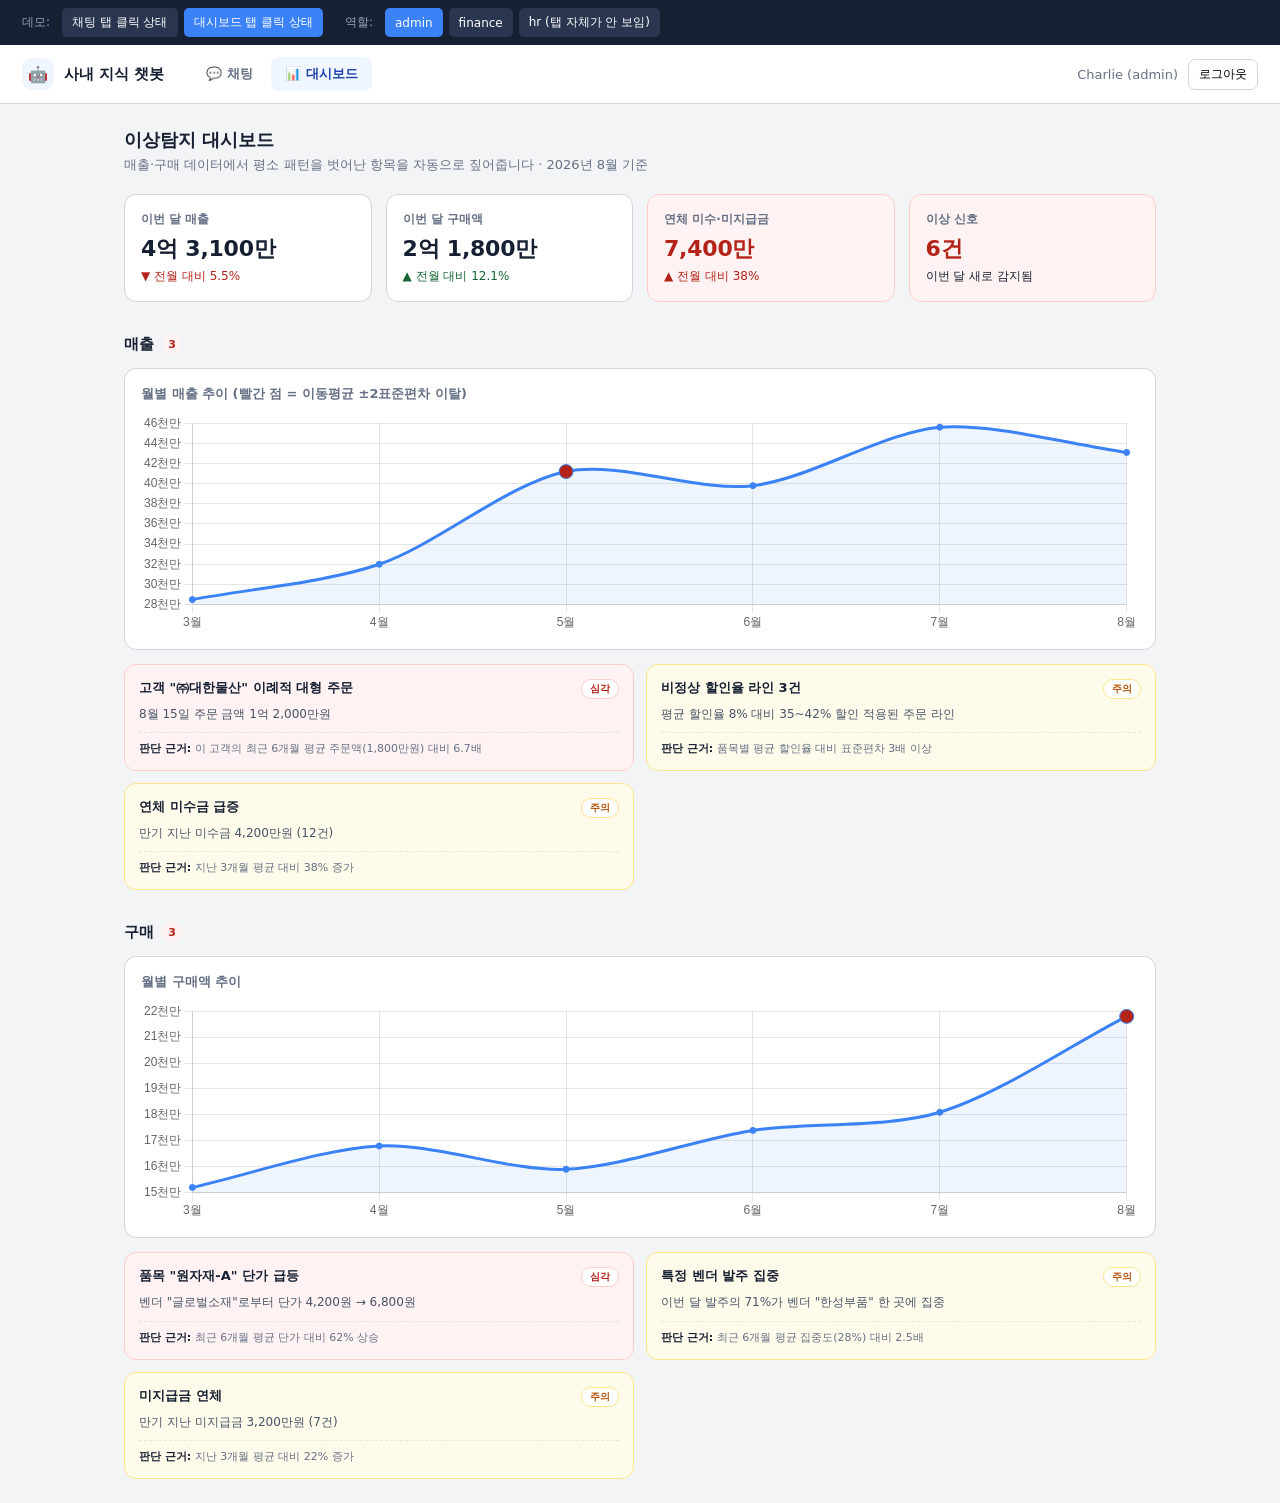
<file: ui_preview/20260826-dashboard.html>
<!doctype html>
<html lang="ko">
<head>
<meta charset="utf-8">
<title>[시안] 이상탐지 대시보드 + 헤더 탭</title>
<meta name="viewport" content="width=device-width, initial-scale=1">
<script src="assets/chart.umd.min.js"></script>
<style>
  :root {
    --ink: #172033; --muted: #667085; --line: #d1d5db; --canvas: #f3f4f6;
    --surface: #ffffff; --soft: #f8fafc; --blue: #3b82f6; --blue-dark: #1e40af;
    --blue-soft: #eff6ff; --danger: #b42318; --danger-bg: #fef3f2;
    --warn: #b45309; --warn-bg: #fffbeb; --warn-line: #fde68a;
    font-family: "Malgun Gothic", system-ui, sans-serif;
  }
  * { box-sizing: border-box; }
  html, body { height: 100%; margin: 0; }
  body { background: var(--canvas); color: var(--ink); }
  h1, h2, h3, p { margin: 0; }

  /* ------------------------------------------------------------
     공유 헤더 (채팅/대시보드 두 페이지가 {% include %}로 공유할 파셜)
     ------------------------------------------------------------ */
  .top-header { display: flex; align-items: center; gap: 20px; padding: 12px 22px; border-bottom: 1px solid var(--line); background: #fff; }
  .top-brand { display: flex; align-items: center; gap: 10px; margin-right: 8px; }
  .top-brand-mark { display: grid; place-items: center; width: 32px; height: 32px; border-radius: 9px; background: var(--blue-soft); font-size: 16px; }
  .top-brand h1 { font-size: 15px; }
  .top-tabs { display: flex; gap: 4px; flex: 1; }
  .top-tab { display: inline-flex; align-items: center; gap: 6px; padding: 8px 14px; border-radius: 8px; color: var(--muted); font-size: 13px; font-weight: 700; text-decoration: none; cursor: pointer; }
  .top-tab:hover { background: var(--soft); color: var(--ink); }
  .top-tab.is-active { color: var(--blue-dark); background: var(--blue-soft); }
  .top-user { display: flex; align-items: center; gap: 10px; font-size: 13px; color: var(--muted); }
  .top-user button { border: 1px solid var(--line); border-radius: 7px; padding: 6px 10px; background: #fff; font-size: 12px; cursor: pointer; }

  .demo-bar { display: flex; gap: 6px; padding: 8px 22px; background: #172033; }
  .demo-bar button { font: inherit; font-size: 12px; padding: 6px 10px; border-radius: 5px; border: 0; background: #2a3650; color: #fff; cursor: pointer; }
  .demo-bar button.active { background: var(--blue); }
  .demo-bar span { color: #94a3b8; font-size: 12px; align-self: center; margin-right: 6px; }

  /* ------------------------------------------------------------
     대시보드 본문
     ------------------------------------------------------------ */
  .dashboard { max-width: 1080px; margin: 0 auto; padding: 24px; }
  .dashboard-title { font-size: 18px; font-weight: 700; }
  .dashboard-sub { margin-top: 4px; color: var(--muted); font-size: 13px; }

  .kpi-row { display: grid; grid-template-columns: repeat(4, 1fr); gap: 14px; margin-top: 20px; }
  .kpi-card { padding: 16px; border: 1px solid var(--line); border-radius: 12px; background: #fff; }
  .kpi-label { color: var(--muted); font-size: 12px; font-weight: 700; }
  .kpi-value { margin-top: 6px; font-size: 22px; font-weight: 700; letter-spacing: -.01em; }
  .kpi-delta { margin-top: 4px; font-size: 12px; }
  .kpi-delta.up { color: #166534; }
  .kpi-delta.down { color: var(--danger); }
  .kpi-card.is-alert { border-color: #fecdca; background: var(--danger-bg); }
  .kpi-card.is-alert .kpi-value { color: var(--danger); }

  .domain-section { margin-top: 32px; }
  .domain-title { display: flex; align-items: center; gap: 8px; font-size: 15px; font-weight: 700; }
  .domain-title .badge-count { display: inline-flex; align-items: center; justify-content: center; min-width: 20px; height: 20px; padding: 0 6px; border-radius: 999px; background: var(--danger-bg); color: var(--danger); font-size: 11px; font-weight: 700; }

  .chart-card { margin-top: 14px; padding: 16px; border: 1px solid var(--line); border-radius: 12px; background: #fff; }
  .chart-card-title { font-size: 13px; font-weight: 700; color: var(--muted); margin-bottom: 10px; }
  .chart-box { height: 220px; }

  .anomaly-grid { display: grid; grid-template-columns: repeat(2, 1fr); gap: 12px; margin-top: 14px; }
  .anomaly-card { padding: 14px; border: 1px solid var(--warn-line); border-radius: 12px; background: var(--warn-bg); }
  .anomaly-card.is-severe { border-color: #fecdca; background: var(--danger-bg); }
  .anomaly-head { display: flex; align-items: start; justify-content: space-between; gap: 8px; }
  .anomaly-title { font-size: 13px; font-weight: 700; }
  .anomaly-severity { flex: 0 0 auto; padding: 2px 8px; border-radius: 999px; font-size: 10px; font-weight: 700; color: var(--warn); background: #fff; border: 1px solid var(--warn-line); }
  .anomaly-card.is-severe .anomaly-severity { color: var(--danger); border-color: #fecdca; }
  .anomaly-detail { margin-top: 6px; color: #475467; font-size: 12px; line-height: 1.6; }
  .anomaly-reason { margin-top: 8px; padding-top: 8px; border-top: 1px dashed rgba(0,0,0,.08); color: var(--muted); font-size: 11px; }
  .anomaly-reason strong { color: var(--ink); }

  .empty-role { max-width: 480px; margin: 80px auto; text-align: center; color: var(--muted); }
  .empty-role h2 { font-size: 16px; color: var(--ink); margin-bottom: 8px; }
</style>
</head>
<body>

<div class="demo-bar">
  <span>데모:</span>
  <button type="button" data-tab="chat">채팅 탭 클릭 상태</button>
  <button type="button" data-tab="dashboard" class="active">대시보드 탭 클릭 상태</button>
  <span style="margin-left:16px">역할:</span>
  <button type="button" data-role="admin" class="active">admin</button>
  <button type="button" data-role="finance">finance</button>
  <button type="button" data-role="hr">hr (탭 자체가 안 보임)</button>
</div>

<header class="top-header">
  <div class="top-brand">
    <span class="top-brand-mark">🤖</span>
    <h1>사내 지식 챗봇</h1>
  </div>
  <nav class="top-tabs" id="top-tabs">
    <a class="top-tab" data-tab="chat">💬 채팅</a>
    <a class="top-tab" data-tab="dashboard">📊 대시보드</a>
  </nav>
  <div class="top-user">
    <span id="top-username">Charlie (admin)</span>
    <button type="button">로그아웃</button>
  </div>
</header>

<main id="page-body"></main>

<script>
  const ROLE_LABEL = { admin: 'admin', finance: 'finance', hr: 'hr' };
  let currentRole = 'admin';
  let currentTab = 'dashboard';

  function renderTabs() {
    document.querySelectorAll('.top-tab').forEach(tab => {
      const isDashboard = tab.dataset.tab === 'dashboard';
      tab.hidden = isDashboard && !['admin', 'finance'].includes(currentRole);
      tab.classList.toggle('is-active', tab.dataset.tab === currentTab);
    });
    document.getElementById('top-username').textContent = `Charlie (${currentRole})`;
  }

  function renderPage() {
    const body = document.getElementById('page-body');
    if (currentTab === 'dashboard' && !['admin', 'finance'].includes(currentRole)) {
      body.innerHTML = `<div class="empty-role"><h2>대시보드에 접근할 수 없습니다</h2><p>이상탐지 대시보드는 매출·구매 데이터 접근 권한이 있는 계정만 볼 수 있습니다.</p></div>`;
      return;
    }
    if (currentTab === 'chat') {
      body.innerHTML = `<div class="empty-role"><h2>(채팅 화면 — 기존 index.html 그대로)</h2><p>이 시안은 대시보드 화면 확인용이라 채팅 탭은 자리표시자입니다.</p></div>`;
      return;
    }
    body.innerHTML = `
    <div class="dashboard">
      <h2 class="dashboard-title">이상탐지 대시보드</h2>
      <p class="dashboard-sub">매출·구매 데이터에서 평소 패턴을 벗어난 항목을 자동으로 짚어줍니다 · 2026년 8월 기준</p>

      <div class="kpi-row">
        <div class="kpi-card">
          <div class="kpi-label">이번 달 매출</div>
          <div class="kpi-value">4억 3,100만</div>
          <div class="kpi-delta down">▼ 전월 대비 5.5%</div>
        </div>
        <div class="kpi-card">
          <div class="kpi-label">이번 달 구매액</div>
          <div class="kpi-value">2억 1,800만</div>
          <div class="kpi-delta up">▲ 전월 대비 12.1%</div>
        </div>
        <div class="kpi-card is-alert">
          <div class="kpi-label">연체 미수·미지급금</div>
          <div class="kpi-value">7,400만</div>
          <div class="kpi-delta down">▲ 전월 대비 38%</div>
        </div>
        <div class="kpi-card is-alert">
          <div class="kpi-label">이상 신호</div>
          <div class="kpi-value">6건</div>
          <div class="kpi-delta">이번 달 새로 감지됨</div>
        </div>
      </div>

      <section class="domain-section">
        <h3 class="domain-title">매출 <span class="badge-count">3</span></h3>
        <div class="chart-card">
          <div class="chart-card-title">월별 매출 추이 (빨간 점 = 이동평균 ±2표준편차 이탈)</div>
          <div class="chart-box"><canvas id="sales-trend-chart"></canvas></div>
        </div>
        <div class="anomaly-grid">
          <div class="anomaly-card is-severe">
            <div class="anomaly-head"><span class="anomaly-title">고객 "㈜대한물산" 이례적 대형 주문</span><span class="anomaly-severity">심각</span></div>
            <div class="anomaly-detail">8월 15일 주문 금액 1억 2,000만원</div>
            <div class="anomaly-reason"><strong>판단 근거:</strong> 이 고객의 최근 6개월 평균 주문액(1,800만원) 대비 6.7배</div>
          </div>
          <div class="anomaly-card">
            <div class="anomaly-head"><span class="anomaly-title">비정상 할인율 라인 3건</span><span class="anomaly-severity">주의</span></div>
            <div class="anomaly-detail">평균 할인율 8% 대비 35~42% 할인 적용된 주문 라인</div>
            <div class="anomaly-reason"><strong>판단 근거:</strong> 품목별 평균 할인율 대비 표준편차 3배 이상</div>
          </div>
          <div class="anomaly-card">
            <div class="anomaly-head"><span class="anomaly-title">연체 미수금 급증</span><span class="anomaly-severity">주의</span></div>
            <div class="anomaly-detail">만기 지난 미수금 4,200만원 (12건)</div>
            <div class="anomaly-reason"><strong>판단 근거:</strong> 지난 3개월 평균 대비 38% 증가</div>
          </div>
        </div>
      </section>

      <section class="domain-section">
        <h3 class="domain-title">구매 <span class="badge-count">3</span></h3>
        <div class="chart-card">
          <div class="chart-card-title">월별 구매액 추이</div>
          <div class="chart-box"><canvas id="purchase-trend-chart"></canvas></div>
        </div>
        <div class="anomaly-grid">
          <div class="anomaly-card is-severe">
            <div class="anomaly-head"><span class="anomaly-title">품목 "원자재-A" 단가 급등</span><span class="anomaly-severity">심각</span></div>
            <div class="anomaly-detail">벤더 "글로벌소재"로부터 단가 4,200원 → 6,800원</div>
            <div class="anomaly-reason"><strong>판단 근거:</strong> 최근 6개월 평균 단가 대비 62% 상승</div>
          </div>
          <div class="anomaly-card">
            <div class="anomaly-head"><span class="anomaly-title">특정 벤더 발주 집중</span><span class="anomaly-severity">주의</span></div>
            <div class="anomaly-detail">이번 달 발주의 71%가 벤더 "한성부품" 한 곳에 집중</div>
            <div class="anomaly-reason"><strong>판단 근거:</strong> 최근 6개월 평균 집중도(28%) 대비 2.5배</div>
          </div>
          <div class="anomaly-card">
            <div class="anomaly-head"><span class="anomaly-title">미지급금 연체</span><span class="anomaly-severity">주의</span></div>
            <div class="anomaly-detail">만기 지난 미지급금 3,200만원 (7건)</div>
            <div class="anomaly-reason"><strong>판단 근거:</strong> 지난 3개월 평균 대비 22% 증가</div>
          </div>
        </div>
      </section>
    </div>`;

    drawTrendChart('sales-trend-chart', [28.5, 32, 41.2, 39.8, 45.6, 43.1], ['3월', '4월', '5월', '6월', '7월', '8월'], [2]);
    drawTrendChart('purchase-trend-chart', [15.2, 16.8, 15.9, 17.4, 18.1, 21.8], ['3월', '4월', '5월', '6월', '7월', '8월'], [5]);
  }

  function drawTrendChart(canvasId, values, labels, anomalyIndexes) {
    const canvas = document.getElementById(canvasId);
    if (!canvas) return;
    const pointColors = values.map((_, i) => anomalyIndexes.includes(i) ? '#b42318' : '#3b82f6');
    const pointRadius = values.map((_, i) => anomalyIndexes.includes(i) ? 7 : 3);
    new Chart(canvas, {
      type: 'line',
      data: { labels, datasets: [{ data: values, borderColor: '#3b82f6', backgroundColor: 'rgba(59,130,246,.08)', pointBackgroundColor: pointColors, pointRadius, tension: .3, fill: true }] },
      options: { responsive: true, maintainAspectRatio: false, plugins: { legend: { display: false } }, scales: { y: { ticks: { callback: v => v + '천만' } } } },
    });
  }

  document.getElementById('top-tabs').addEventListener('click', e => {
    const tab = e.target.closest('.top-tab');
    if (tab && !tab.hidden) { currentTab = tab.dataset.tab; renderTabs(); renderPage(); }
  });
  document.querySelectorAll('.demo-bar [data-tab]').forEach(btn => {
    btn.addEventListener('click', () => {
      document.querySelectorAll('.demo-bar [data-tab]').forEach(b => b.classList.remove('active'));
      btn.classList.add('active');
      currentTab = btn.dataset.tab;
      renderTabs(); renderPage();
    });
  });
  document.querySelectorAll('.demo-bar [data-role]').forEach(btn => {
    btn.addEventListener('click', () => {
      document.querySelectorAll('.demo-bar [data-role]').forEach(b => b.classList.remove('active'));
      btn.classList.add('active');
      currentRole = btn.dataset.role;
      if (currentTab === 'dashboard' && !['admin', 'finance'].includes(currentRole)) currentTab = 'chat';
      renderTabs(); renderPage();
    });
  });

  renderTabs();
  renderPage();
</script>
</body>
</html>
</file>
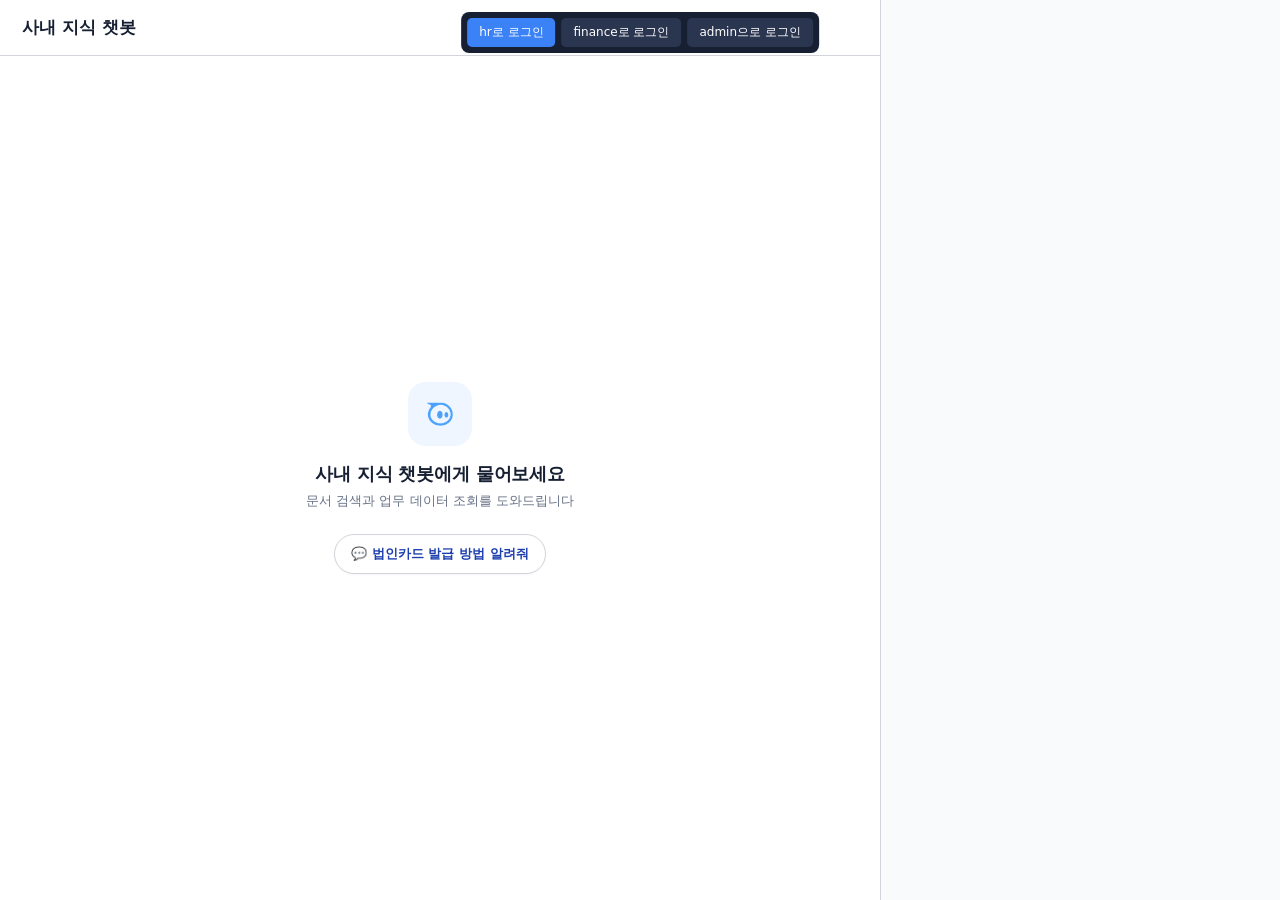
<file: ui_preview/20260826-quick-questions.html>
<!doctype html>
<html lang="ko">
<head>
<meta charset="utf-8">
<title>[시안] 빠른 질문 (첫 화면 예시 질문)</title>
<meta name="viewport" content="width=device-width, initial-scale=1">
<style>
  :root {
    --ink: #172033; --muted: #667085; --line: #d1d5db; --canvas: #f3f4f6;
    --surface: #ffffff; --soft: #f8fafc; --blue: #3b82f6; --blue-dark: #1e40af;
    --blue-soft: #eff6ff; --danger: #b42318; --danger-bg: #fef3f2;
    font-family: "Malgun Gothic", system-ui, sans-serif;
  }
  * { box-sizing: border-box; }
  html, body { height: 100%; margin: 0; }
  body { overflow: hidden; background: var(--canvas); color: var(--ink); }
  h1, h2, p { margin: 0; }

  .app-shell { height: 100vh; display: grid; grid-template-columns: minmax(0, 1fr) 400px; }
  .chat-panel { min-width: 0; min-height: 0; height: 100%; display: flex; flex-direction: column; background: var(--surface); }
  .app-header { display: flex; align-items: center; justify-content: space-between; padding: 16px 22px; border-bottom: 1px solid var(--line); }
  .app-header h1 { font-size: 17px; }
  .messages { flex: 1; min-height: 0; overflow-y: auto; padding: 24px; }
  .sources-panel { height: 100%; border-left: 1px solid var(--line); background: #f9fafb; }

  /* ------------------------------------------------------------
     웰컴 카드 (빈 대화 상태에서만 보임)
     ------------------------------------------------------------ */
  .welcome-screen { display: flex; flex-direction: column; align-items: center; justify-content: center; height: 100%; padding: 24px; text-align: center; }
  .welcome-icon { display: grid; place-items: center; width: 64px; height: 64px; margin-bottom: 16px; border-radius: 18px; background: var(--blue-soft); }
  .welcome-icon img { width: 60%; height: 60%; object-fit: contain; }
  .welcome-title { font-size: 18px; font-weight: 700; letter-spacing: -.01em; }
  .welcome-sub { margin-top: 6px; color: var(--muted); font-size: 13px; }
  .example-questions { display: flex; flex-wrap: wrap; justify-content: center; gap: 10px; margin-top: 24px; max-width: 520px; }
  .example-chip { border: 1px solid var(--line); border-radius: 999px; padding: 10px 16px; background: #fff; color: var(--blue-dark); font: inherit; font-size: 13px; font-weight: 700; cursor: pointer; box-shadow: 0 1px 2px rgba(16,24,40,.04); }
  .example-chip:hover, .example-chip:focus-visible { background: var(--blue-soft); border-color: #bfdbfe; outline: none; }
  .example-chip::before { content: "💬 "; }

  /* 질문 전송 후 상태를 흉내내는 더미 답변 카드 */
  .msg-row { display: flex; width: 100%; gap: 16px; margin: 0 0 24px; }
  .msg-row.user { justify-content: flex-end; }
  .avatar { display: grid; place-items: center; width: 34px; height: 34px; flex: 0 0 auto; border: 1px solid #bfdbfe; border-radius: 50%; color: var(--blue); background: var(--blue-soft); font-size: 16px; }
  .msg { min-width: 0; max-width: 90%; padding: 20px; border: 1px solid var(--line); border-radius: 4px 18px 18px; background: #f9fafb; }
  .msg-row.user .msg { border: 0; border-radius: 18px 4px 18px 18px; color: #fff; background: linear-gradient(135deg, var(--blue-dark), #3b82f6); max-width: 80%; }
  .msg-label { display: block; margin-bottom: 7px; color: var(--muted); font-size: 11px; font-weight: 700; }
  .msg-row.user .msg-label { color: #dbeafe; }
  .answer { font-size: 14px; line-height: 1.75; }

  /* 데모 컨트롤 */
  .demo-bar { position: fixed; top: 12px; left: 50%; transform: translateX(-50%); z-index: 10; display: flex; gap: 6px; padding: 6px; background: #172033; border-radius: 8px; }
  .demo-bar button { font: inherit; font-size: 12px; padding: 6px 12px; border-radius: 5px; border: 0; background: #2a3650; color: #fff; cursor: pointer; }
  .demo-bar button.active { background: var(--blue); }
</style>
</head>
<body>

<div class="demo-bar">
  <button type="button" data-role="hr" class="active">hr로 로그인</button>
  <button type="button" data-role="finance">finance로 로그인</button>
  <button type="button" data-role="admin">admin으로 로그인</button>
</div>

<div class="app-shell">
  <main class="chat-panel">
    <header class="app-header"><h1>사내 지식 챗봇</h1></header>
    <section class="messages" id="messages"></section>
  </main>
  <aside class="sources-panel"></aside>
</div>

<script>
  const EXAMPLE_QUESTIONS = {
    hr: ['법인카드 발급 방법 알려줘'],
    finance: ['2026년 1분기 매출을 2025년 1분기와 비교해줘'],
    admin: ['법인카드 발급 방법 알려줘', '2026년 1분기 매출을 2025년 1분기와 비교해줘'],
  };

  const messages = document.getElementById('messages');
  const iconUrl = 'assets/chatbot-icon.png';

  function renderWelcome(role) {
    const questions = EXAMPLE_QUESTIONS[role] || EXAMPLE_QUESTIONS.admin;
    const chipsHtml = questions.map(q => `<button type="button" class="example-chip" data-question="${q}">${q}</button>`).join('');
    messages.innerHTML = `
      <div class="welcome-screen">
        <div class="welcome-icon"><img src="${iconUrl}" alt=""></div>
        <h2 class="welcome-title">사내 지식 챗봇에게 물어보세요</h2>
        <p class="welcome-sub">문서 검색과 업무 데이터 조회를 도와드립니다</p>
        <div class="example-questions">${chipsHtml}</div>
      </div>`;
  }

  function simulateSend(question) {
    // 실 코드에서는 form.requestSubmit()으로 실제 /api/chat 호출.
    // 시안에서는 웰컴이 사라지고 질문 말풍선 + 더미 로딩 표시만 재현.
    messages.innerHTML = `
      <div class="msg-row user"><div class="msg"><span class="msg-label">나</span><div class="answer">${question}</div></div></div>
      <div class="msg-row assistant"><span class="avatar" aria-hidden="true">🤖</span><div class="msg"><span class="msg-label">사내 지식 챗봇</span><div class="answer">(실제로는 여기서 /api/chat 응답이 옵니다)</div></div></div>`;
  }

  messages.addEventListener('click', event => {
    const chip = event.target.closest('.example-chip');
    if (chip) simulateSend(chip.dataset.question);
  });

  document.querySelectorAll('.demo-bar button').forEach(btn => {
    btn.addEventListener('click', () => {
      document.querySelectorAll('.demo-bar button').forEach(b => b.classList.remove('active'));
      btn.classList.add('active');
      renderWelcome(btn.dataset.role);
    });
  });

  renderWelcome('hr');
</script>
</body>
</html>
</file>
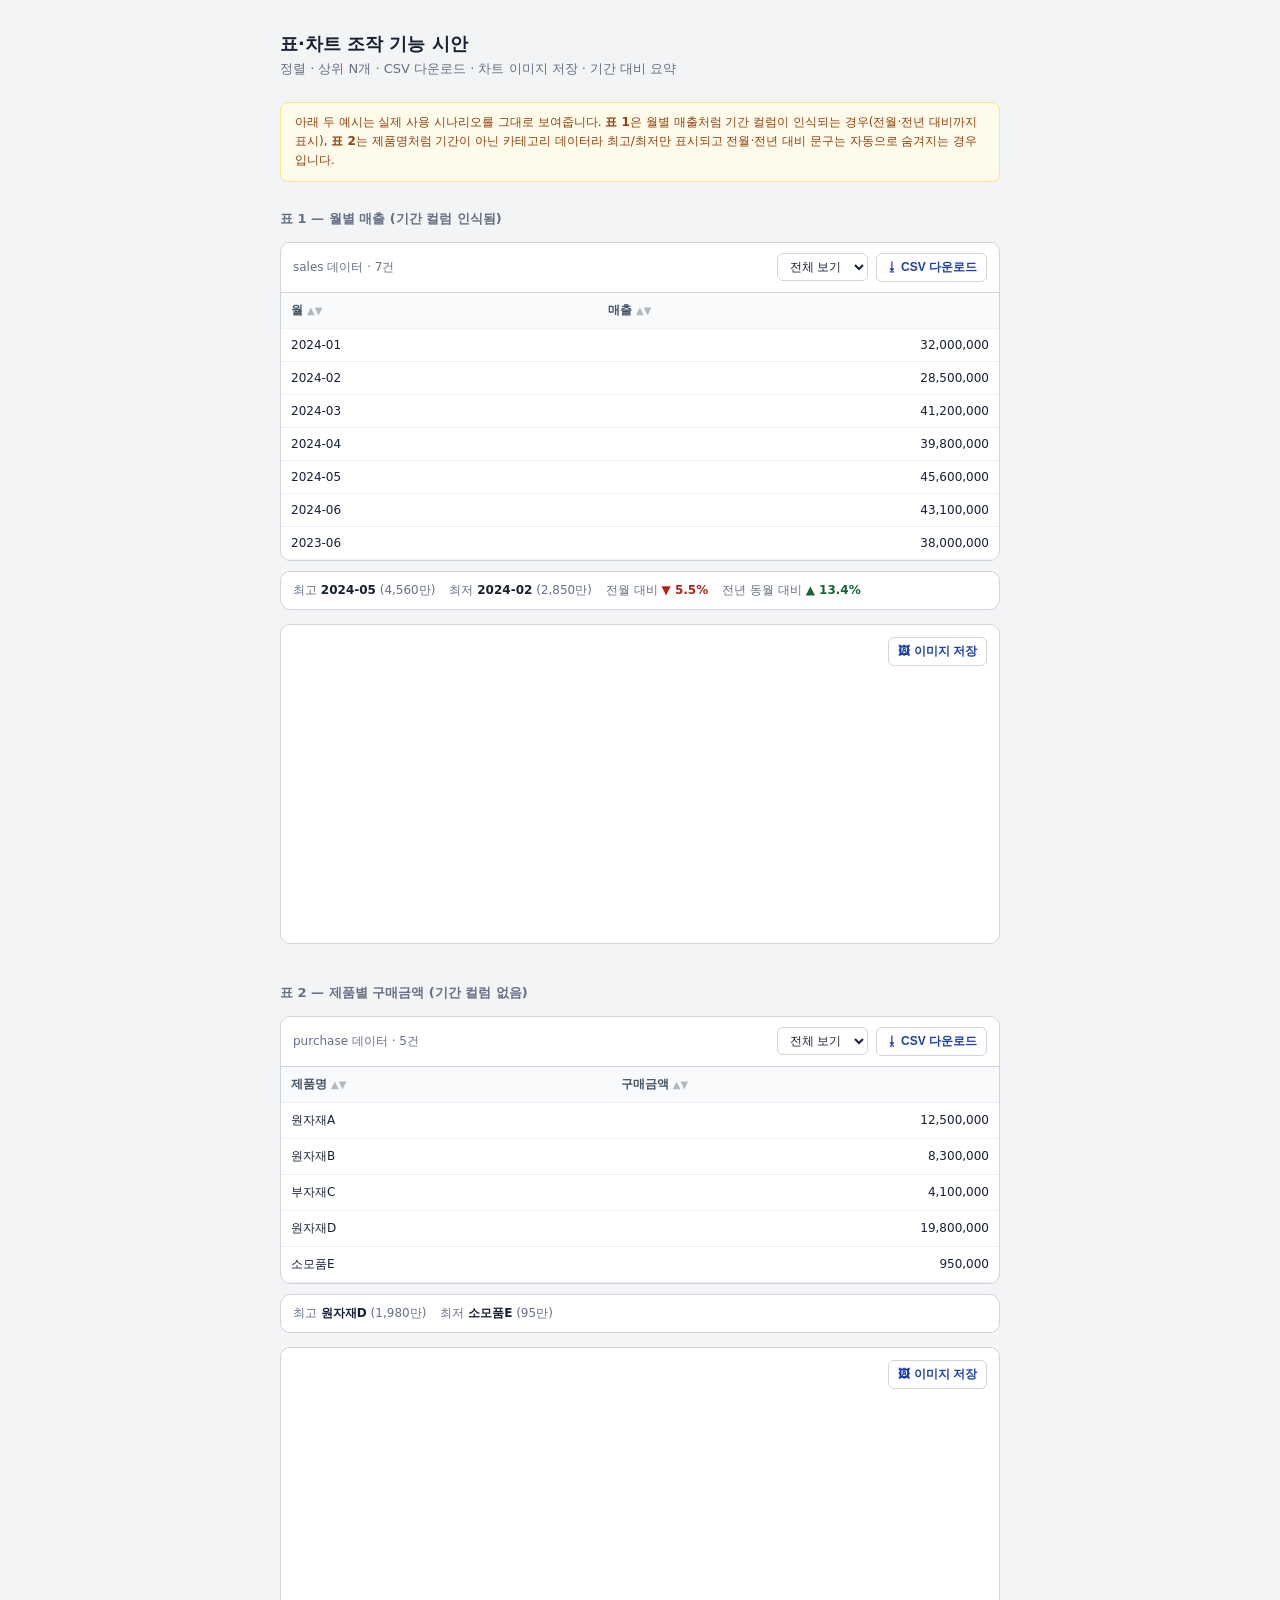
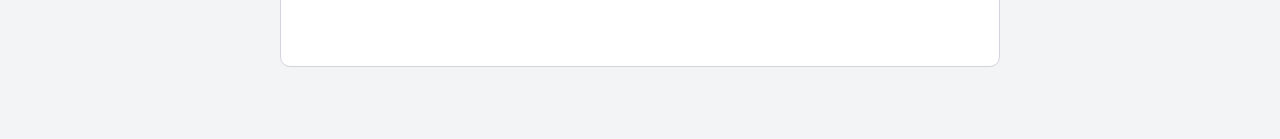
<file: ui_preview/20260826-table-chart-controls.html>
<!doctype html>
<html lang="ko">
<head>
<meta charset="utf-8">
<title>[시안] 표·차트 조작 기능</title>
<meta name="viewport" content="width=device-width, initial-scale=1">
<script src="assets/chart.umd.min.js"></script>
<style>
  :root {
    --ink: #172033; --muted: #667085; --line: #d1d5db; --canvas: #f3f4f6;
    --surface: #ffffff; --soft: #f8fafc; --blue: #3b82f6; --blue-dark: #1e40af;
    --blue-soft: #eff6ff; --danger: #b42318; --danger-bg: #fef3f2;
    font-family: "Malgun Gothic", system-ui, sans-serif;
  }
  * { box-sizing: border-box; }
  body { margin: 0; padding: 32px; background: var(--canvas); color: var(--ink); }
  h1 { font-size: 18px; margin: 0 0 4px; }
  .page-sub { color: var(--muted); font-size: 13px; margin: 0 0 24px; }
  .demo-block { max-width: 720px; margin: 0 auto 40px; }
  .demo-block h2 { font-size: 13px; color: var(--muted); font-weight: 700; margin: 0 0 8px; }

  .table-wrap, .chart-wrap { margin-top: 14px; overflow-x: auto; border: 1px solid var(--line); border-radius: 10px; background: #fff; }
  .table-meta { display: flex; align-items: center; justify-content: space-between; gap: 10px; flex-wrap: wrap; padding: 10px 12px; border-bottom: 1px solid var(--line); color: var(--muted); font-size: 12px; }
  .table-meta-label { flex: 1 1 auto; min-width: 120px; }
  .table-controls { display: flex; align-items: center; gap: 8px; }
  .table-controls select { border: 1px solid var(--line); border-radius: 6px; padding: 5px 8px; font-size: 12px; color: var(--ink); background: #fff; }
  .csv-button, .chart-save-button { display: inline-flex; align-items: center; gap: 5px; border: 1px solid var(--line); border-radius: 6px; padding: 5px 9px; font-size: 12px; font-weight: 700; color: var(--blue-dark); background: #fff; cursor: pointer; }
  .csv-button:hover, .chart-save-button:hover { background: var(--blue-soft); border-color: #bfdbfe; }

  .data-table { width: 100%; min-width: max-content; border-collapse: collapse; font-size: 12px; }
  .data-table th, .data-table td { padding: 9px 10px; border-bottom: 1px solid #eef1f5; text-align: left; white-space: nowrap; }
  .data-table th { color: #475467; background: #f8fafc; font-weight: 700; }
  .data-table .numeric { text-align: right; font-variant-numeric: tabular-nums; }
  .data-table th.sortable { cursor: pointer; user-select: none; }
  .data-table th.sortable:hover { color: var(--blue-dark); background: #eef2ff; }
  .sort-arrow { display: inline-block; margin-left: 4px; opacity: .4; font-size: 10px; }
  .sort-arrow.is-active { opacity: 1; color: var(--blue); }

  .period-summary { display: flex; flex-wrap: wrap; gap: 6px 14px; margin-top: 10px; padding: 10px 12px; border: 1px solid var(--line); border-radius: 10px; background: #fff; color: var(--muted); font-size: 12px; }
  .period-summary strong { color: var(--ink); }
  .period-summary .delta-up { color: #166534; font-weight: 700; }
  .period-summary .delta-down { color: #b42318; font-weight: 700; }
  .period-summary.is-empty { display: none; }

  .chart-wrap { height: 320px; padding: 12px; position: relative; }
  .chart-wrap-header { display: flex; justify-content: flex-end; margin-bottom: 6px; }
  .chart-canvas-box { height: 250px; }

  .note { max-width: 720px; margin: 0 auto 28px; padding: 10px 14px; border-radius: 8px; background: #fffbeb; border: 1px solid #fde68a; color: #92400e; font-size: 12px; line-height: 1.6; }
</style>
</head>
<body>

<div style="max-width:720px;margin:0 auto 20px;">
  <h1>표·차트 조작 기능 시안</h1>
  <p class="page-sub">정렬 · 상위 N개 · CSV 다운로드 · 차트 이미지 저장 · 기간 대비 요약</p>
</div>

<div class="note">
  아래 두 예시는 실제 사용 시나리오를 그대로 보여줍니다.
  <strong>표 1</strong>은 월별 매출처럼 기간 컬럼이 인식되는 경우(전월·전년 대비까지 표시),
  <strong>표 2</strong>는 제품명처럼 기간이 아닌 카테고리 데이터라 최고/최저만 표시되고
  전월·전년 대비 문구는 자동으로 숨겨지는 경우입니다.
</div>

<div class="demo-block">
  <h2>표 1 — 월별 매출 (기간 컬럼 인식됨)</h2>
  <div id="table-1"></div>
</div>

<div class="demo-block">
  <h2>표 2 — 제품별 구매금액 (기간 컬럼 없음)</h2>
  <div id="table-2"></div>
</div>

<script>
  // ------------------------------------------------------------
  // 더미 TableData (실제로는 ChatResponse.tables[i] 형태)
  // ------------------------------------------------------------
  const TABLE_1 = {
    domain: 'sales', sql: 'SELECT month, revenue FROM sales_summary ...',
    columns: ['월', '매출'],
    rows: [
      ['2024-01', 32000000], ['2024-02', 28500000], ['2024-03', 41200000],
      ['2024-04', 39800000], ['2024-05', 45600000], ['2024-06', 43100000],
      ['2023-06', 38000000],
    ],
    chartable: true, chart_type: 'bar', label_column: '월', value_column: '매출',
  };
  const TABLE_2 = {
    domain: 'purchase', sql: 'SELECT product_name, amount FROM purchase_summary ...',
    columns: ['제품명', '구매금액'],
    rows: [
      ['원자재A', 12500000], ['원자재B', 8300000], ['부자재C', 4100000],
      ['원자재D', 19800000], ['소모품E', 950000],
    ],
    chartable: true, chart_type: 'bar', label_column: '제품명', value_column: '구매금액',
  };

  // ------------------------------------------------------------
  // 기간 컬럼 인식 (컬럼명 + 값 형식 패턴 추측, 실패하면 null)
  // ------------------------------------------------------------
  const PERIOD_NAME_PATTERN = /(월|년|기간|date|month|year|period)/i;

  function parsePeriod(value) {
    const s = String(value ?? '').trim();
    let m = s.match(/^(\d{4})[-/](\d{1,2})(?:[-/]\d{1,2})?$/); // 2024-03, 2024/03, 2024-03-15
    if (m) return { year: +m[1], month: +m[2] };
    m = s.match(/^(\d{4})년\s*(\d{1,2})월$/); // 2024년 3월
    if (m) return { year: +m[1], month: +m[2] };
    m = s.match(/^(\d{4})년?$/); // 2024, 2024년
    if (m) return { year: +m[1], month: null };
    return null;
  }

  function detectPeriodColumnIndex(columns) {
    const idx = columns.findIndex(c => PERIOD_NAME_PATTERN.test(c));
    return idx;
  }

  function formatMoney(n) {
    return (n / 10000).toLocaleString(undefined, { maximumFractionDigits: 0 }) + '만';
  }

  function computeSummary(columns, rows, valueColumn) {
    const valueIdx = columns.indexOf(valueColumn);
    if (valueIdx < 0 || !rows.length) return null;
    const labelIdx = 0;
    let maxRow = rows[0], minRow = rows[0];
    for (const row of rows) {
      if (Number(row[valueIdx]) > Number(maxRow[valueIdx])) maxRow = row;
      if (Number(row[valueIdx]) < Number(minRow[valueIdx])) minRow = row;
    }
    const summary = {
      max: { label: maxRow[labelIdx], value: maxRow[valueIdx] },
      min: { label: minRow[labelIdx], value: minRow[valueIdx] },
      mom: null, yoy: null,
    };

    const periodIdx = detectPeriodColumnIndex(columns);
    if (periodIdx < 0) return summary; // 기간 컬럼 없음 -> 최고/최저만

    const parsed = rows
      .map(row => ({ period: parsePeriod(row[periodIdx]), value: Number(row[valueIdx]), row }))
      .filter(p => p.period && p.period.month != null && Number.isFinite(p.value));
    if (parsed.length < 2) return summary; // 파싱 실패 -> 최고/최저만

    parsed.sort((a, b) => (a.period.year - b.period.year) || (a.period.month - b.period.month));
    const latest = parsed[parsed.length - 1];

    const prevMonth = parsed.find(p =>
      (p.period.year === latest.period.year && p.period.month === latest.period.month - 1) ||
      (latest.period.month === 1 && p.period.year === latest.period.year - 1 && p.period.month === 12));
    if (prevMonth && prevMonth.value !== 0) {
      summary.mom = { pct: ((latest.value - prevMonth.value) / Math.abs(prevMonth.value)) * 100, from: prevMonth, to: latest };
    }

    const prevYear = parsed.find(p => p.period.year === latest.period.year - 1 && p.period.month === latest.period.month);
    if (prevYear && prevYear.value !== 0) {
      summary.yoy = { pct: ((latest.value - prevYear.value) / Math.abs(prevYear.value)) * 100, from: prevYear, to: latest };
    }

    return summary;
  }

  function deltaSpan(pct) {
    const cls = pct >= 0 ? 'delta-up' : 'delta-down';
    const arrow = pct >= 0 ? '▲' : '▼';
    return `<span class="${cls}">${arrow} ${Math.abs(pct).toFixed(1)}%</span>`;
  }

  function summaryHtml(summary) {
    if (!summary) return '';
    const parts = [];
    parts.push(`최고 <strong>${escapeHtml(summary.max.label)}</strong> (${formatMoney(summary.max.value)})`);
    parts.push(`최저 <strong>${escapeHtml(summary.min.label)}</strong> (${formatMoney(summary.min.value)})`);
    if (summary.mom) parts.push(`전월 대비 ${deltaSpan(summary.mom.pct)}`);
    if (summary.yoy) parts.push(`전년 동월 대비 ${deltaSpan(summary.yoy.pct)}`);
    return parts.map(p => `<span>${p}</span>`).join('');
  }

  // ------------------------------------------------------------
  // CSV 다운로드 (화면에 보이는 현재 상태 그대로)
  // ------------------------------------------------------------
  function csvEscape(value) {
    const s = String(value ?? '');
    return /[",\n]/.test(s) ? `"${s.replace(/"/g, '""')}"` : s;
  }

  function downloadCsv(columns, rows, fileNameBase) {
    const lines = [columns.map(csvEscape).join(',')];
    rows.forEach(row => lines.push(row.map(csvEscape).join(',')));
    const csv = '﻿' + lines.join('\r\n');
    const blob = new Blob([csv], { type: 'text/csv;charset=utf-8;' });
    const url = URL.createObjectURL(blob);
    const a = document.createElement('a');
    a.href = url;
    a.download = `${fileNameBase}.csv`;
    document.body.appendChild(a);
    a.click();
    a.remove();
    URL.revokeObjectURL(url);
  }

  function escapeHtml(value) {
    return String(value ?? '')
      .replaceAll('&', '&amp;').replaceAll('<', '&lt;').replaceAll('>', '&gt;')
      .replaceAll('"', '&quot;').replaceAll("'", '&#039;');
  }

  // ------------------------------------------------------------
  // 표+차트 블록 (정렬/상위N 상태를 가진다)
  // ------------------------------------------------------------
  function mountTableBlock(container, table, idPrefix) {
    const state = { sortCol: -1, sortDir: 0, topN: 'all' };
    let chartInstance = null;

    function currentRows() {
      let rows = table.rows.slice();
      if (state.sortCol >= 0 && state.sortDir !== 0) {
        rows.sort((a, b) => {
          const av = a[state.sortCol], bv = b[state.sortCol];
          const cmp = typeof av === 'number' && typeof bv === 'number'
            ? av - bv
            : String(av).localeCompare(String(bv));
          return state.sortDir === 1 ? cmp : -cmp;
        });
      }
      if (state.topN !== 'all') rows = rows.slice(0, Number(state.topN));
      return rows;
    }

    function render() {
      const rows = currentRows();
      const headerHtml = table.columns.map((col, i) => {
        const active = state.sortCol === i && state.sortDir !== 0;
        const arrow = active ? (state.sortDir === 1 ? '▲' : '▼') : '▲▼';
        return `<th class="sortable" data-col="${i}">${escapeHtml(col)}<span class="sort-arrow${active ? ' is-active' : ''}">${arrow}</span></th>`;
      }).join('');
      const rowsHtml = rows.map(row => `<tr>${row.map((cell, i) => `<td${typeof cell === 'number' ? ' class="numeric"' : ''}>${escapeHtml(typeof cell === 'number' ? cell.toLocaleString() : cell)}</td>`).join('')}</tr>`).join('');

      const summary = table.value_column ? computeSummary(table.columns, rows, table.value_column) : null;

      container.innerHTML = `
        <div class="table-wrap">
          <div class="table-meta">
            <span class="table-meta-label">${escapeHtml(table.domain)} 데이터 · ${rows.length}건${rows.length !== table.rows.length ? ` (전체 ${table.rows.length}건 중)` : ''}</span>
            <div class="table-controls">
              <select class="topn-select">
                <option value="all">전체 보기</option>
                <option value="5">상위 5개</option>
                <option value="10">상위 10개</option>
              </select>
              <button type="button" class="csv-button">⭳ CSV 다운로드</button>
            </div>
          </div>
          <table class="data-table"><thead><tr>${headerHtml}</tr></thead><tbody>${rowsHtml}</tbody></table>
        </div>
        <div class="period-summary${summary ? '' : ' is-empty'}">${summaryHtml(summary)}</div>
        ${table.chartable ? `
        <div class="chart-wrap">
          <div class="chart-wrap-header"><button type="button" class="chart-save-button">🖼 이미지 저장</button></div>
          <div class="chart-canvas-box"><canvas id="${idPrefix}-canvas"></canvas></div>
        </div>` : ''}
      `;

      container.querySelector('.topn-select').value = state.topN;
      container.querySelectorAll('th.sortable').forEach(th => {
        th.addEventListener('click', () => {
          const col = Number(th.dataset.col);
          if (state.sortCol !== col) { state.sortCol = col; state.sortDir = 1; }
          else if (state.sortDir === 1) state.sortDir = -1;
          else if (state.sortDir === -1) { state.sortCol = -1; state.sortDir = 0; }
          else state.sortDir = 1;
          render();
        });
      });
      container.querySelector('.topn-select').addEventListener('change', e => {
        state.topN = e.target.value;
        render();
      });
      container.querySelector('.csv-button').addEventListener('click', () => {
        downloadCsv(table.columns, currentRows(), `${table.domain}_${idPrefix}`);
      });

      if (table.chartable) {
        const labelIdx = table.columns.indexOf(table.label_column);
        const valueIdx = table.columns.indexOf(table.value_column);
        const canvas = container.querySelector(`#${idPrefix}-canvas`);
        if (chartInstance) chartInstance.destroy();
        chartInstance = new Chart(canvas, {
          type: table.chart_type || 'bar',
          data: {
            labels: rows.map(r => String(r[labelIdx])),
            datasets: [{ label: table.value_column, data: rows.map(r => Number(r[valueIdx]) || 0), backgroundColor: '#2563eb', borderRadius: 5 }],
          },
          options: { responsive: true, maintainAspectRatio: false, plugins: { legend: { display: false } } },
        });
        container.querySelector('.chart-save-button').addEventListener('click', () => {
          const a = document.createElement('a');
          a.href = chartInstance.toBase64Image();
          a.download = `${table.domain}_${idPrefix}_chart.png`;
          document.body.appendChild(a);
          a.click();
          a.remove();
        });
      }
    }

    render();
  }

  mountTableBlock(document.getElementById('table-1'), TABLE_1, 't1');
  mountTableBlock(document.getElementById('table-2'), TABLE_2, 't2');
</script>
</body>
</html>
</file>
